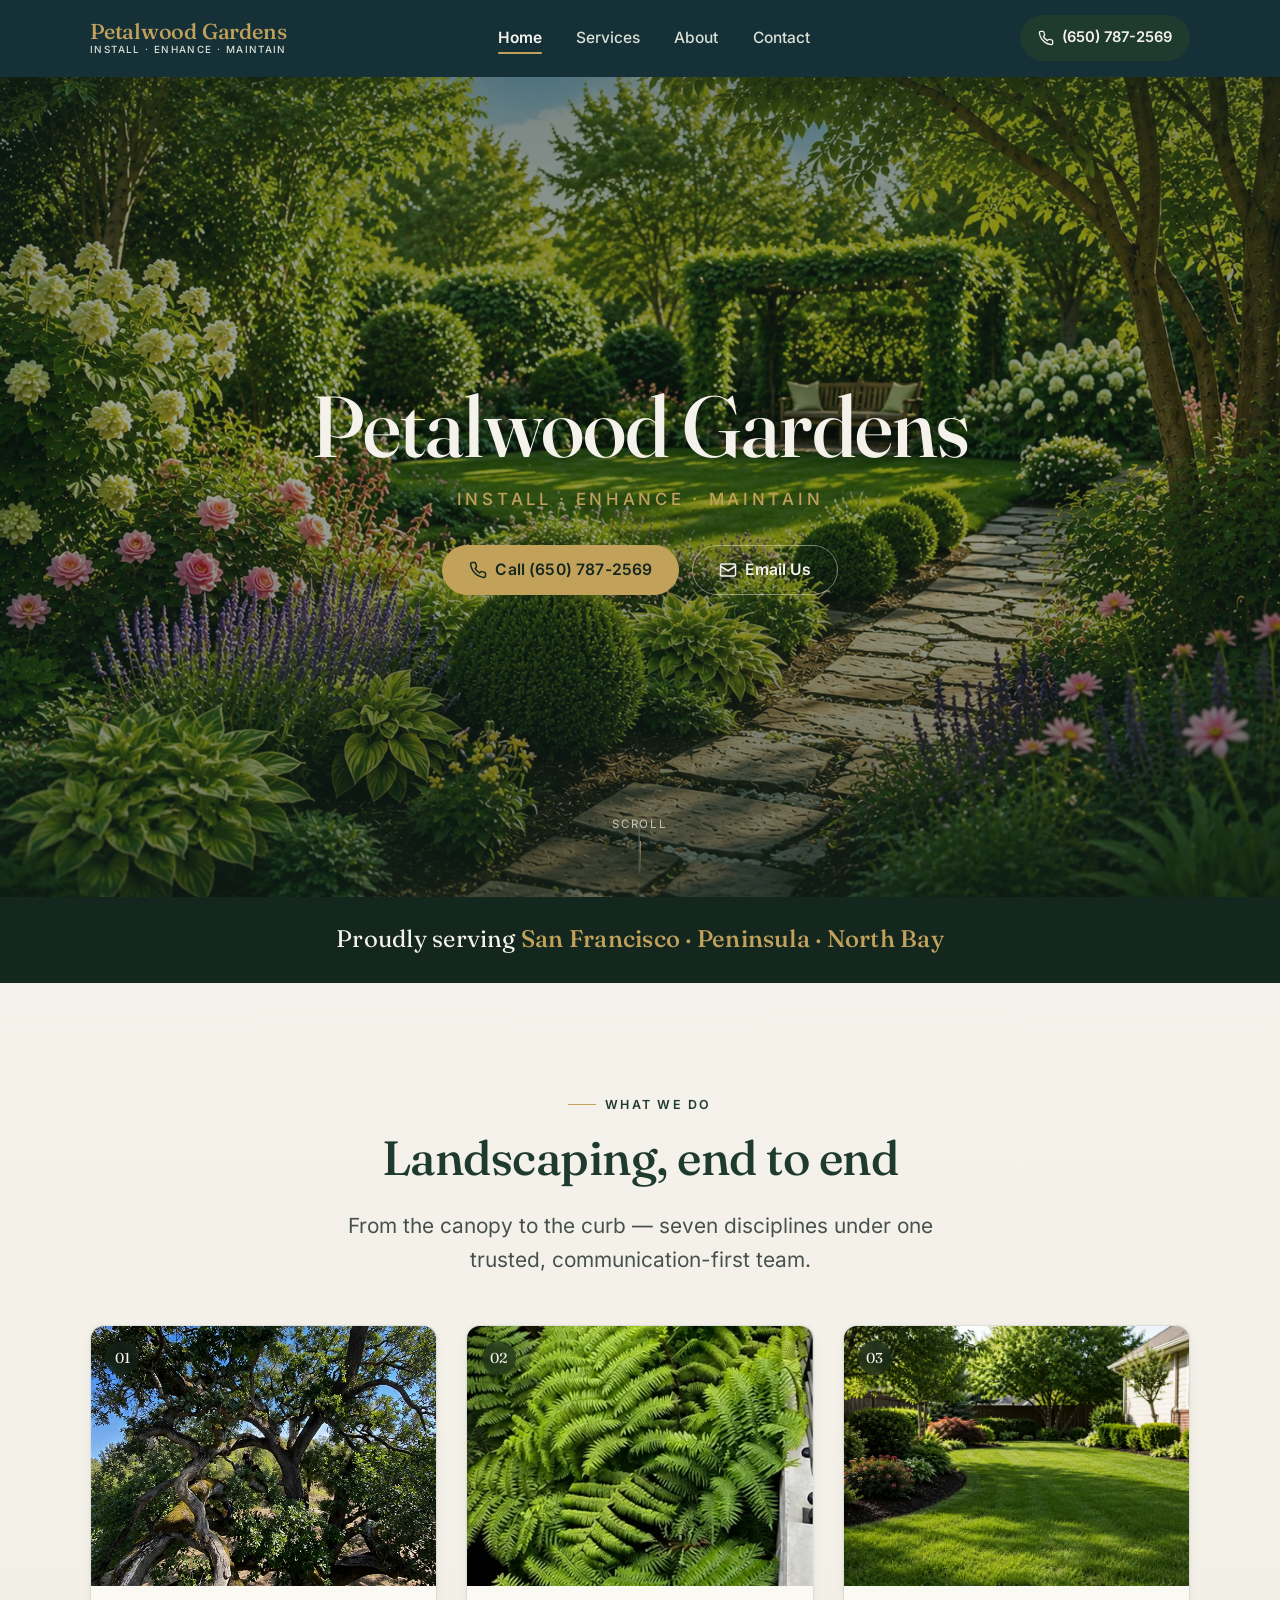
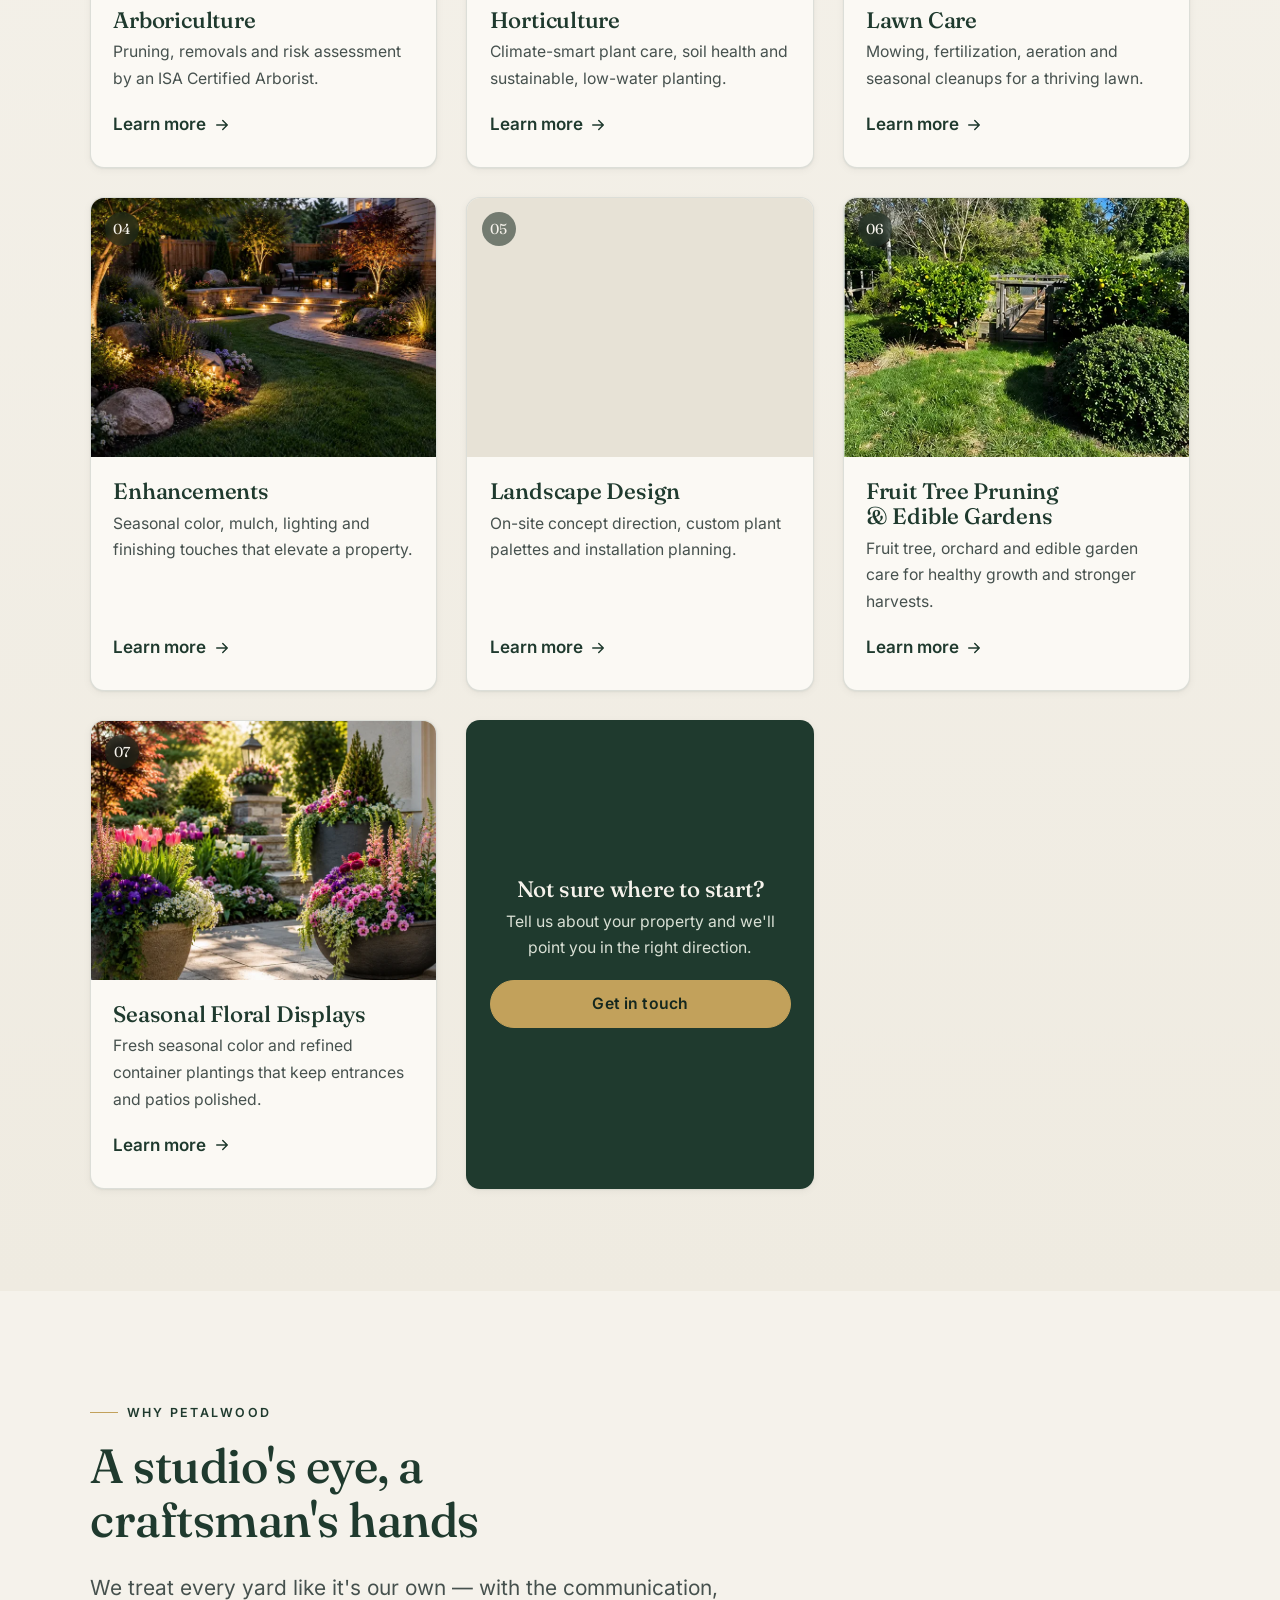
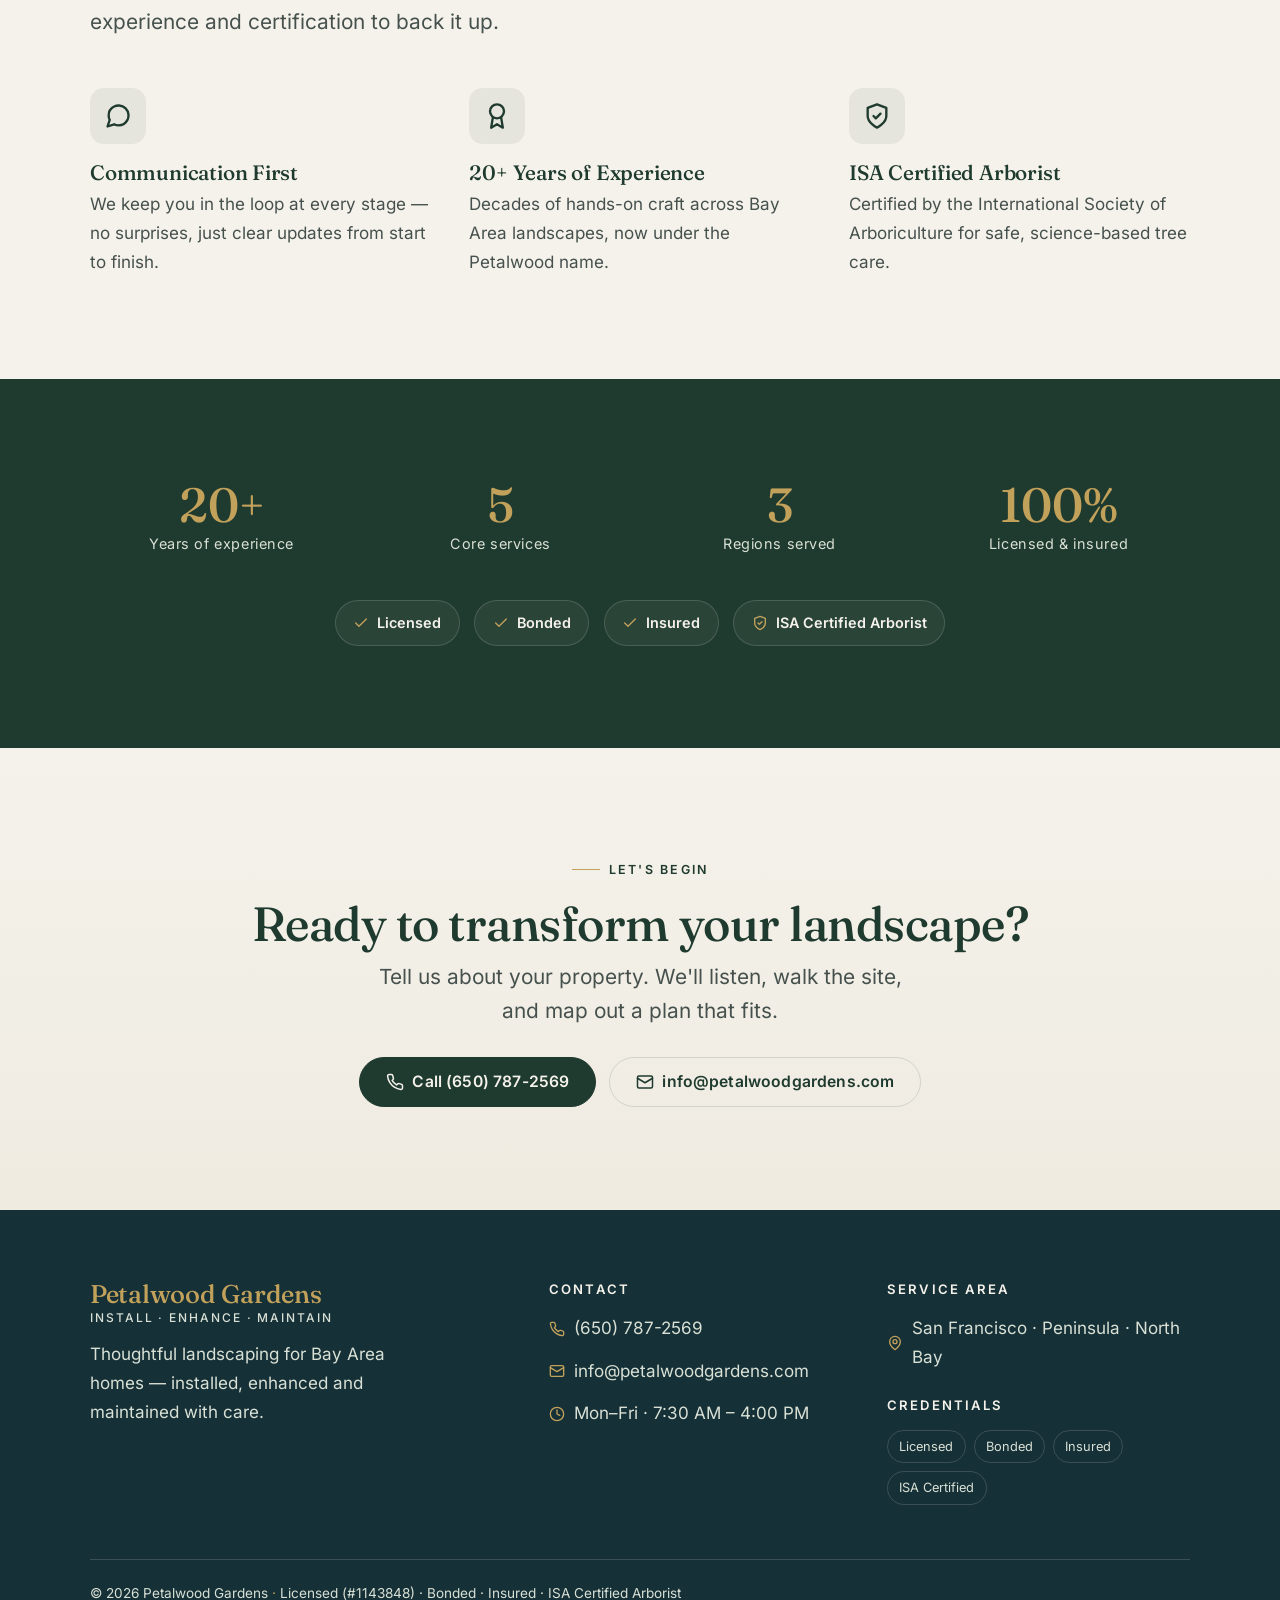
<file: index.html>
<!DOCTYPE html>
<html lang="en">
<head>
  <meta charset="UTF-8" />
  <meta name="viewport" content="width=device-width, initial-scale=1.0" />
  <title>Petalwood Gardens — Landscaping in San Francisco, Peninsula &amp; North Bay</title>
  <meta name="description" content="Petalwood Gardens is a high-end landscaping company serving San Francisco, the Peninsula and North Bay. Install, enhance and maintain — led by an ISA Certified Arborist." />
  <link rel="canonical" href="https://petalwoodgardens.com/" />
  <meta name="theme-color" content="#1F3A2E" />

  <!-- Open Graph -->
  <meta property="og:type" content="website" />
  <meta property="og:site_name" content="Petalwood Gardens" />
  <meta property="og:title" content="Petalwood Gardens — Landscaping in the SF Bay Area" />
  <meta property="og:description" content="Install · Enhance · Maintain. High-end landscaping for San Francisco, the Peninsula and North Bay, led by an ISA Certified Arborist." />
  <meta property="og:url" content="https://petalwoodgardens.com/" />
  <meta property="og:image" content="https://petalwoodgardens.com/assets/images/logo.jpeg" />
  <meta name="twitter:card" content="summary_large_image" />
  <meta name="twitter:title" content="Petalwood Gardens — Landscaping in the SF Bay Area" />
  <meta name="twitter:description" content="Install · Enhance · Maintain. High-end landscaping for San Francisco, the Peninsula and North Bay." />
  <meta name="twitter:image" content="https://petalwoodgardens.com/assets/images/logo.jpeg" />

  <!-- Icons -->
  <link rel="icon" href="favicon.ico" sizes="any" />
  <link rel="icon" type="image/png" href="assets/images/icon-32.png" sizes="32x32" />
  <link rel="apple-touch-icon" href="apple-touch-icon.png" />

  <!-- Fonts -->
  <script>document.documentElement.classList.add('js');</script>
  <link rel="preload" as="font" type="font/woff2" href="assets/fonts/6NU78FyLNQOQZAnv9bYEvDiIdE9Ea92uemAk_WBq8U_9v0c2Wa0KxC9TeA.woff2" crossorigin />
  <link rel="preload" as="font" type="font/woff2" href="assets/fonts/UcC73FwrK3iLTeHuS_nVMrMxCp50SjIa1ZL7.woff2" crossorigin />

  <link rel="stylesheet" href="styles.css" />

  <script type="application/ld+json">
  {
    "@context": "https://schema.org",
    "@type": "LocalBusiness",
    "@id": "https://petalwoodgardens.com/#business",
    "name": "Petalwood Gardens",
    "description": "Full-service landscaping — arboriculture, horticulture, lawn care, enhancements and landscape design — for San Francisco, the Peninsula and North Bay.",
    "url": "https://petalwoodgardens.com/",
    "telephone": "+1-650-787-2569",
    "email": "info@petalwoodgardens.com",
    "image": "https://petalwoodgardens.com/assets/images/logo.jpeg",
    "logo": "https://petalwoodgardens.com/assets/images/logo.jpeg",
    "founder": { "@type": "Person", "name": "Juan Ruiz" },
    "priceRange": "$$",
    "address": {
      "@type": "PostalAddress",
      "addressLocality": "San Mateo",
      "addressRegion": "CA",
      "addressCountry": "US"
    },
    "geo": { "@type": "GeoCoordinates", "latitude": 37.563, "longitude": -122.3255 },
    "areaServed": [
      { "@type": "City", "name": "San Francisco" },
      { "@type": "Place", "name": "San Francisco Peninsula" },
      { "@type": "Place", "name": "North Bay" }
    ],
    "openingHoursSpecification": [{
      "@type": "OpeningHoursSpecification",
      "dayOfWeek": ["Monday", "Tuesday", "Wednesday", "Thursday", "Friday"],
      "opens": "07:30",
      "closes": "16:00"
    }],
    "knowsAbout": ["Arboriculture", "ISA Certified Arborist", "Horticulture", "Lawn Care", "Landscape Design"]
  }
  </script>
</head>
<body>
  <a class="skip-link" href="#main">Skip to content</a>

  <!-- ================= Header ================= -->
  <header class="site-header">
    <div class="container">
      <nav class="nav" aria-label="Primary">
        <a class="brand" href="index.html" aria-label="Petalwood Gardens — home">
          <div class="brand-text">
            <div class="brand-name-large">Petalwood Gardens</div>
            <div class="brand-tagline-small">Install · Enhance · Maintain</div>
          </div>
        </a>

        <ul class="nav-links">
          <li><a href="index.html" aria-current="page">Home</a></li>
          <li><a href="services.html">Services</a></li>
          <li><a href="about.html">About</a></li>
          <li><a href="contact.html">Contact</a></li>
        </ul>

        <div class="nav-cta">
          <a class="nav-phone" href="tel:+16507872569">
            <svg viewBox="0 0 24 24" fill="none" stroke="currentColor" stroke-width="2" stroke-linecap="round" stroke-linejoin="round" aria-hidden="true"><path d="M22 16.92v3a2 2 0 0 1-2.18 2 19.79 19.79 0 0 1-8.63-3.07 19.5 19.5 0 0 1-6-6 19.79 19.79 0 0 1-3.07-8.67A2 2 0 0 1 4.11 2h3a2 2 0 0 1 2 1.72c.13.96.36 1.9.7 2.81a2 2 0 0 1-.45 2.11L8.09 9.91a16 16 0 0 0 6 6l1.27-1.27a2 2 0 0 1 2.11-.45c.91.34 1.85.57 2.81.7A2 2 0 0 1 22 16.92z" /></svg>
            <span class="nav-phone__label">(650) 787-2569</span>
          </a>
          <button class="nav-toggle" aria-label="Open menu" aria-expanded="false" aria-controls="mobile-nav">
            <span></span>
          </button>
        </div>
      </nav>
    </div>
  </header>

  <!-- ================= Mobile nav ================= -->
  <div class="mobile-nav" id="mobile-nav" aria-hidden="true" aria-label="Mobile menu">
    <div class="mobile-nav__top">
      <span class="brand">
        <svg class="brand-mark" viewBox="0 0 100 100" aria-hidden="true" focusable="false">
          <g fill="currentColor"><ellipse cx="50" cy="27" rx="13.5" ry="20" /><ellipse cx="50" cy="27" rx="13.5" ry="20" transform="rotate(72 50 50)" /><ellipse cx="50" cy="27" rx="13.5" ry="20" transform="rotate(144 50 50)" /><ellipse cx="50" cy="27" rx="13.5" ry="20" transform="rotate(216 50 50)" /><ellipse cx="50" cy="27" rx="13.5" ry="20" transform="rotate(288 50 50)" /></g>
          <circle cx="50" cy="50" r="7.5" fill="#1F3A2E" />
        </svg>
        <span class="brand-name">Petalwood Gardens</span>
      </span>
      <button class="mobile-close" aria-label="Close menu">&times;</button>
    </div>
    <ul class="mobile-nav__links">
      <li><a href="index.html" aria-current="page">Home</a></li>
      <li><a href="services.html">Services</a></li>
      <li><a href="about.html">About</a></li>
      <li><a href="contact.html">Contact</a></li>
    </ul>
    <div class="mobile-nav__foot">
      <a href="tel:+16507872569">Call (650) 787-2569</a>
      <a href="mailto:info@petalwoodgardens.com">info@petalwoodgardens.com</a>
      <a class="btn btn--gold" href="contact.html">Get in touch</a>
    </div>
  </div>

  <main id="main">

    <!-- ================= Hero ================= -->
    <section class="hero" aria-label="Welcome">
      <div class="hero__media">
        <picture>
          <source type="image/webp" srcset="assets/images/hero-768.webp 768w, assets/images/hero-1024.webp 1024w, assets/images/hero-1536.webp 1536w" sizes="100vw" />
          <img src="assets/images/hero-1536.jpg" srcset="assets/images/hero-768.jpg 768w, assets/images/hero-1024.jpg 1024w, assets/images/hero-1536.jpg 1536w" sizes="100vw" width="1536" height="1024" alt="Lush Bay Area garden border glowing in golden evening light, with flowering perennials, ornamental grasses and a curving manicured lawn" fetchpriority="high" decoding="async" />
        </picture>
      </div>
      <div class="container hero__inner">
        <h1>Petalwood Gardens</h1>
        <p class="hero__tagline">Install · Enhance · Maintain</p>
        <div class="btn-row">
          <a class="btn btn--gold" href="tel:+16507872569">
            <svg viewBox="0 0 24 24" fill="none" stroke="currentColor" stroke-width="2" stroke-linecap="round" stroke-linejoin="round" aria-hidden="true"><path d="M22 16.92v3a2 2 0 0 1-2.18 2 19.79 19.79 0 0 1-8.63-3.07 19.5 19.5 0 0 1-6-6 19.79 19.79 0 0 1-3.07-8.67A2 2 0 0 1 4.11 2h3a2 2 0 0 1 2 1.72c.13.96.36 1.9.7 2.81a2 2 0 0 1-.45 2.11L8.09 9.91a16 16 0 0 0 6 6l1.27-1.27a2 2 0 0 1 2.11-.45c.91.34 1.85.57 2.81.7A2 2 0 0 1 22 16.92z" /></svg>
            Call (650) 787-2569
          </a>
          <a class="btn btn--outline" href="mailto:info@petalwoodgardens.com">
            <svg viewBox="0 0 24 24" fill="none" stroke="currentColor" stroke-width="2" stroke-linecap="round" stroke-linejoin="round" aria-hidden="true"><rect x="2" y="4" width="20" height="16" rx="2" /><path d="m2 7 10 6 10-6" /></svg>
            Email Us
          </a>
        </div>
      </div>
      <span class="hero__scroll" aria-hidden="true">Scroll<span></span></span>
    </section>

    <!-- ================= Service area strip ================= -->
    <div class="area-strip">
      <div class="container">
        <p>Proudly serving <strong>San Francisco · Peninsula · North Bay</strong></p>
      </div>
    </div>

    <!-- ================= Services overview ================= -->
    <section class="section section--alt" aria-labelledby="services-h">
      <div class="container">
        <div class="section-head center reveal">
          <span class="eyebrow">What we do</span>
          <h2 class="h2" id="services-h">Landscaping, end to end</h2>
          <p class="lead">From the canopy to the curb — seven disciplines under one trusted, communication-first team.</p>
        </div>

        <div class="cards">
          <article class="card reveal" data-delay="1">
            <div class="card__media">
              <span class="card__index">01</span>
              <picture>
                <source type="image/webp" srcset="assets/images/arboriculture.webp" />
                <img src="assets/images/arboriculture.jpg" width="666" height="555" loading="lazy" decoding="async" alt="Sprawling native oak with moss-covered limbs, carefully preserved and pruned" />
              </picture>
            </div>
            <div class="card__body">
              <h3>Arboriculture</h3>
              <p>Pruning, removals and risk assessment by an ISA Certified Arborist.</p>
              <a class="link-arrow" href="services.html#arboriculture">Learn more <svg viewBox="0 0 24 24" fill="none" stroke="currentColor" stroke-width="2" stroke-linecap="round" stroke-linejoin="round" aria-hidden="true"><path d="M5 12h14M13 6l6 6-6 6" /></svg></a>
            </div>
          </article>

          <article class="card reveal" data-delay="2">
            <div class="card__media">
              <span class="card__index">02</span>
              <picture>
                <source type="image/webp" srcset="assets/images/horticulture.webp" />
                <img src="assets/images/horticulture.jpg" width="409" height="560" loading="lazy" decoding="async" alt="Lush ferns and layered greenery thriving in a shaded garden bed beside a deck" />
              </picture>
            </div>
            <div class="card__body">
              <h3>Horticulture</h3>
              <p>Climate-smart plant care, soil health and sustainable, low-water planting.</p>
              <a class="link-arrow" href="services.html#horticulture">Learn more <svg viewBox="0 0 24 24" fill="none" stroke="currentColor" stroke-width="2" stroke-linecap="round" stroke-linejoin="round" aria-hidden="true"><path d="M5 12h14M13 6l6 6-6 6" /></svg></a>
            </div>
          </article>

          <article class="card reveal" data-delay="3">
            <div class="card__media">
              <span class="card__index">03</span>
              <picture>
                <source type="image/webp" srcset="assets/images/lawn-care.webp" />
                <img src="assets/images/lawn-care.jpg" width="820" height="547" loading="lazy" decoding="async" alt="Freshly mowed, healthy green backyard lawn framed by manicured shrubs and trees" />
              </picture>
            </div>
            <div class="card__body">
              <h3>Lawn Care</h3>
              <p>Mowing, fertilization, aeration and seasonal cleanups for a thriving lawn.</p>
              <a class="link-arrow" href="services.html#lawn-care">Learn more <svg viewBox="0 0 24 24" fill="none" stroke="currentColor" stroke-width="2" stroke-linecap="round" stroke-linejoin="round" aria-hidden="true"><path d="M5 12h14M13 6l6 6-6 6" /></svg></a>
            </div>
          </article>

          <article class="card reveal" data-delay="1">
            <div class="card__media">
              <span class="card__index">04</span>
              <picture>
                <source type="image/webp" srcset="assets/images/enhancements.webp" />
                <img src="assets/images/enhancements.jpg" width="820" height="547" loading="lazy" decoding="async" alt="Backyard at dusk with warm landscape lighting, a stone patio and illuminated garden beds" />
              </picture>
            </div>
            <div class="card__body">
              <h3>Enhancements</h3>
              <p>Seasonal color, mulch, lighting and finishing touches that elevate a property.</p>
              <a class="link-arrow" href="services.html#enhancements">Learn more <svg viewBox="0 0 24 24" fill="none" stroke="currentColor" stroke-width="2" stroke-linecap="round" stroke-linejoin="round" aria-hidden="true"><path d="M5 12h14M13 6l6 6-6 6" /></svg></a>
            </div>
          </article>

          <article class="card reveal" data-delay="2">
            <div class="card__media">
              <span class="card__index">05</span>
              <picture>
                <source type="image/webp" srcset="assets/images/design.webp" />
                <img src="assets/images/design.jpg" width="820" height="547" loading="lazy" decoding="async" alt="Hand-drawn landscape design plan with labeled plantings, a stone patio and material swatches" />
              </picture>
            </div>
            <div class="card__body">
              <h3>Landscape Design</h3>
              <p>On-site concept direction, custom plant palettes and installation planning.</p>
              <a class="link-arrow" href="services.html#design">Learn more <svg viewBox="0 0 24 24" fill="none" stroke="currentColor" stroke-width="2" stroke-linecap="round" stroke-linejoin="round" aria-hidden="true"><path d="M5 12h14M13 6l6 6-6 6" /></svg></a>
            </div>
          </article>

          <article class="card reveal" data-delay="3">
            <div class="card__media">
              <span class="card__index">06</span>
              <picture>
                <source type="image/webp" srcset="assets/images/fruit-tree.webp" />
                <img src="assets/images/fruit-tree.jpg" width="555" height="560" loading="lazy" decoding="async" alt="Backyard garden with a wooden arbor, fruit trees and clipped shrubs beside a healthy lawn" />
              </picture>
            </div>
            <div class="card__body">
              <h3>Fruit Tree Pruning &amp; Edible Gardens</h3>
              <p>Fruit tree, orchard and edible garden care for healthy growth and stronger harvests.</p>
              <a class="link-arrow" href="services.html#fruit-tree-care">Learn more <svg viewBox="0 0 24 24" fill="none" stroke="currentColor" stroke-width="2" stroke-linecap="round" stroke-linejoin="round" aria-hidden="true"><path d="M5 12h14M13 6l6 6-6 6" /></svg></a>
            </div>
          </article>

          <article class="card reveal" data-delay="1">
            <div class="card__media">
              <span class="card__index">07</span>
              <picture>
                <source type="image/webp" srcset="assets/images/seasonal.webp" />
                <img src="assets/images/seasonal.jpg" width="820" height="547" loading="lazy" decoding="async" alt="Stone patio planters overflowing with pink tulips, purple pansies and seasonal blooms" />
              </picture>
            </div>
            <div class="card__body">
              <h3>Seasonal Floral Displays</h3>
              <p>Fresh seasonal color and refined container plantings that keep entrances and patios polished.</p>
              <a class="link-arrow" href="services.html#seasonal-displays">Learn more <svg viewBox="0 0 24 24" fill="none" stroke="currentColor" stroke-width="2" stroke-linecap="round" stroke-linejoin="round" aria-hidden="true"><path d="M5 12h14M13 6l6 6-6 6" /></svg></a>
            </div>
          </article>

          <article class="card reveal" data-delay="2" style="display:flex;align-items:center;justify-content:center;background:var(--green);color:var(--cream);text-align:center;">
            <div class="card__body" style="justify-content:center;">
              <h3 style="color:var(--cream);">Not sure where to start?</h3>
              <p style="color:var(--cream-dim);">Tell us about your property and we'll point you in the right direction.</p>
              <a class="btn btn--gold" href="contact.html">Get in touch</a>
            </div>
          </article>
        </div>
      </div>
    </section>

    <!-- ================= Why Petalwood ================= -->
    <section class="section" aria-labelledby="why-h">
      <div class="container">
        <div class="section-head reveal">
          <span class="eyebrow">Why Petalwood</span>
          <h2 class="h2" id="why-h">A studio's eye, a craftsman's hands</h2>
          <p class="lead">We treat every yard like it's our own — with the communication, experience and certification to back it up.</p>
        </div>

        <div class="values">
          <div class="value reveal" data-delay="1">
            <div class="value__icon">
              <svg viewBox="0 0 24 24" fill="none" stroke="currentColor" stroke-width="2" stroke-linecap="round" stroke-linejoin="round" aria-hidden="true"><path d="M21 11.5a8.38 8.38 0 0 1-.9 3.8 8.5 8.5 0 0 1-7.6 4.7 8.38 8.38 0 0 1-3.8-.9L3 21l1.9-5.7a8.38 8.38 0 0 1-.9-3.8 8.5 8.5 0 0 1 4.7-7.6 8.38 8.38 0 0 1 3.8-.9h.5a8.48 8.48 0 0 1 8 8v.5z" /></svg>
            </div>
            <h3>Communication First</h3>
            <p>We keep you in the loop at every stage — no surprises, just clear updates from start to finish.</p>
          </div>
          <div class="value reveal" data-delay="2">
            <div class="value__icon">
              <svg viewBox="0 0 24 24" fill="none" stroke="currentColor" stroke-width="2" stroke-linecap="round" stroke-linejoin="round" aria-hidden="true"><circle cx="12" cy="8" r="6" /><path d="M15.477 12.89 17 22l-5-3-5 3 1.523-9.11" /></svg>
            </div>
            <h3>20+ Years of Experience</h3>
            <p>Decades of hands-on craft across Bay Area landscapes, now under the Petalwood name.</p>
          </div>
          <div class="value reveal" data-delay="3">
            <div class="value__icon">
              <svg viewBox="0 0 24 24" fill="none" stroke="currentColor" stroke-width="2" stroke-linecap="round" stroke-linejoin="round" aria-hidden="true"><path d="M12 22s8-4 8-10V5l-8-3-8 3v7c0 6 8 10 8 10z" /><path d="m9 12 2 2 4-4" /></svg>
            </div>
            <h3>ISA Certified Arborist</h3>
            <p>Certified by the International Society of Arboriculture for safe, science-based tree care.</p>
          </div>
        </div>
      </div>
    </section>

    <!-- ================= Stats + credentials ================= -->
    <section class="section section--dark" aria-labelledby="stats-h">
      <div class="container">
        <h2 class="sr-only" id="stats-h">By the numbers</h2>
        <div class="stats reveal">
          <div class="stat"><span class="stat__num">20+</span><span class="stat__label">Years of experience</span></div>
          <div class="stat"><span class="stat__num">5</span><span class="stat__label">Core services</span></div>
          <div class="stat"><span class="stat__num">3</span><span class="stat__label">Regions served</span></div>
          <div class="stat"><span class="stat__num">100%</span><span class="stat__label">Licensed &amp; insured</span></div>
        </div>

        <div class="badges reveal" data-delay="1" style="margin-top:2.6rem;">
          <span class="badge"><svg viewBox="0 0 24 24" fill="none" stroke="currentColor" stroke-width="2" stroke-linecap="round" stroke-linejoin="round" aria-hidden="true"><path d="M20 6 9 17l-5-5" /></svg>Licensed</span>
          <span class="badge"><svg viewBox="0 0 24 24" fill="none" stroke="currentColor" stroke-width="2" stroke-linecap="round" stroke-linejoin="round" aria-hidden="true"><path d="M20 6 9 17l-5-5" /></svg>Bonded</span>
          <span class="badge"><svg viewBox="0 0 24 24" fill="none" stroke="currentColor" stroke-width="2" stroke-linecap="round" stroke-linejoin="round" aria-hidden="true"><path d="M20 6 9 17l-5-5" /></svg>Insured</span>
          <span class="badge"><svg viewBox="0 0 24 24" fill="none" stroke="currentColor" stroke-width="2" stroke-linecap="round" stroke-linejoin="round" aria-hidden="true"><path d="M12 22s8-4 8-10V5l-8-3-8 3v7c0 6 8 10 8 10z" /><path d="m9 12 2 2 4-4" /></svg>ISA Certified Arborist</span>
        </div>
      </div>
    </section>

    <!-- ================= Final CTA ================= -->
    <section class="section section--alt cta-band" aria-labelledby="cta-h">
      <div class="container">
        <div class="reveal">
          <span class="eyebrow" style="justify-content:center;">Let's begin</span>
          <h2 class="h2" id="cta-h">Ready to transform your landscape?</h2>
          <p class="lead">Tell us about your property. We'll listen, walk the site, and map out a plan that fits.</p>
          <div class="btn-row center" style="margin-top:1.8rem;">
            <a class="btn" href="tel:+16507872569">
              <svg viewBox="0 0 24 24" fill="none" stroke="currentColor" stroke-width="2" stroke-linecap="round" stroke-linejoin="round" aria-hidden="true"><path d="M22 16.92v3a2 2 0 0 1-2.18 2 19.79 19.79 0 0 1-8.63-3.07 19.5 19.5 0 0 1-6-6 19.79 19.79 0 0 1-3.07-8.67A2 2 0 0 1 4.11 2h3a2 2 0 0 1 2 1.72c.13.96.36 1.9.7 2.81a2 2 0 0 1-.45 2.11L8.09 9.91a16 16 0 0 0 6 6l1.27-1.27a2 2 0 0 1 2.11-.45c.91.34 1.85.57 2.81.7A2 2 0 0 1 22 16.92z" /></svg>
              Call (650) 787-2569
            </a>
            <a class="btn btn--outline" href="mailto:info@petalwoodgardens.com">
              <svg viewBox="0 0 24 24" fill="none" stroke="currentColor" stroke-width="2" stroke-linecap="round" stroke-linejoin="round" aria-hidden="true"><rect x="2" y="4" width="20" height="16" rx="2" /><path d="m2 7 10 6 10-6" /></svg>
              info@petalwoodgardens.com
            </a>
          </div>
        </div>
      </div>
    </section>
  </main>

  <!-- ================= Footer ================= -->
  <footer class="site-footer">
    <div class="container">
      <div class="footer-grid">
        <div class="footer-col footer-brand">
          <a class="brand footer-brand-logo" href="index.html" aria-label="Petalwood Gardens">
            <div class="brand-text-footer">
              <div class="brand-name-footer">Petalwood Gardens</div>
              <div class="brand-tagline-footer">Install · Enhance · Maintain</div>
            </div>
          </a>
          <p>Thoughtful landscaping for Bay Area homes — installed, enhanced and maintained with care.</p>
        </div>

        <div class="footer-col">
          <h4>Contact</h4>
          <ul class="footer-list">
            <li><a href="tel:+16507872569"><svg viewBox="0 0 24 24" fill="none" stroke="currentColor" stroke-width="2" stroke-linecap="round" stroke-linejoin="round" aria-hidden="true"><path d="M22 16.92v3a2 2 0 0 1-2.18 2 19.79 19.79 0 0 1-8.63-3.07 19.5 19.5 0 0 1-6-6 19.79 19.79 0 0 1-3.07-8.67A2 2 0 0 1 4.11 2h3a2 2 0 0 1 2 1.72c.13.96.36 1.9.7 2.81a2 2 0 0 1-.45 2.11L8.09 9.91a16 16 0 0 0 6 6l1.27-1.27a2 2 0 0 1 2.11-.45c.91.34 1.85.57 2.81.7A2 2 0 0 1 22 16.92z" /></svg>(650) 787-2569</a></li>
            <li><a href="mailto:info@petalwoodgardens.com"><svg viewBox="0 0 24 24" fill="none" stroke="currentColor" stroke-width="2" stroke-linecap="round" stroke-linejoin="round" aria-hidden="true"><rect x="2" y="4" width="20" height="16" rx="2" /><path d="m2 7 10 6 10-6" /></svg>info@petalwoodgardens.com</a></li>
            <li><span><svg viewBox="0 0 24 24" fill="none" stroke="currentColor" stroke-width="2" stroke-linecap="round" stroke-linejoin="round" aria-hidden="true"><circle cx="12" cy="12" r="10" /><path d="M12 6v6l4 2" /></svg>Mon–Fri · 7:30 AM – 4:00 PM</span></li>
          </ul>
        </div>

        <div class="footer-col">
          <h4>Service Area</h4>
          <ul class="footer-list">
            <li><span><svg viewBox="0 0 24 24" fill="none" stroke="currentColor" stroke-width="2" stroke-linecap="round" stroke-linejoin="round" aria-hidden="true"><path d="M20 10c0 6-8 12-8 12s-8-6-8-12a8 8 0 0 1 16 0z" /><circle cx="12" cy="10" r="3" /></svg>San Francisco · Peninsula · North Bay</span></li>
          </ul>
          <h4 style="margin-top:1.6rem;">Credentials</h4>
          <div class="footer-cred">
            <span>Licensed</span><span>Bonded</span><span>Insured</span><span>ISA Certified</span>
          </div>
        </div>
      </div>

      <div class="footer-bottom">
        <span>© <span data-year>2026</span> Petalwood Gardens <span class="sep">·</span> Licensed (#1143848) · Bonded · Insured · ISA Certified Arborist</span>
      </div>
    </div>
  </footer>

  <button class="to-top" aria-label="Back to top">
    <svg viewBox="0 0 24 24" fill="none" stroke="currentColor" stroke-width="2" stroke-linecap="round" stroke-linejoin="round" aria-hidden="true"><path d="M12 19V5M6 11l6-6 6 6" /></svg>
  </button>

  <script src="main.js" defer></script>
</body>
</html>
</file>
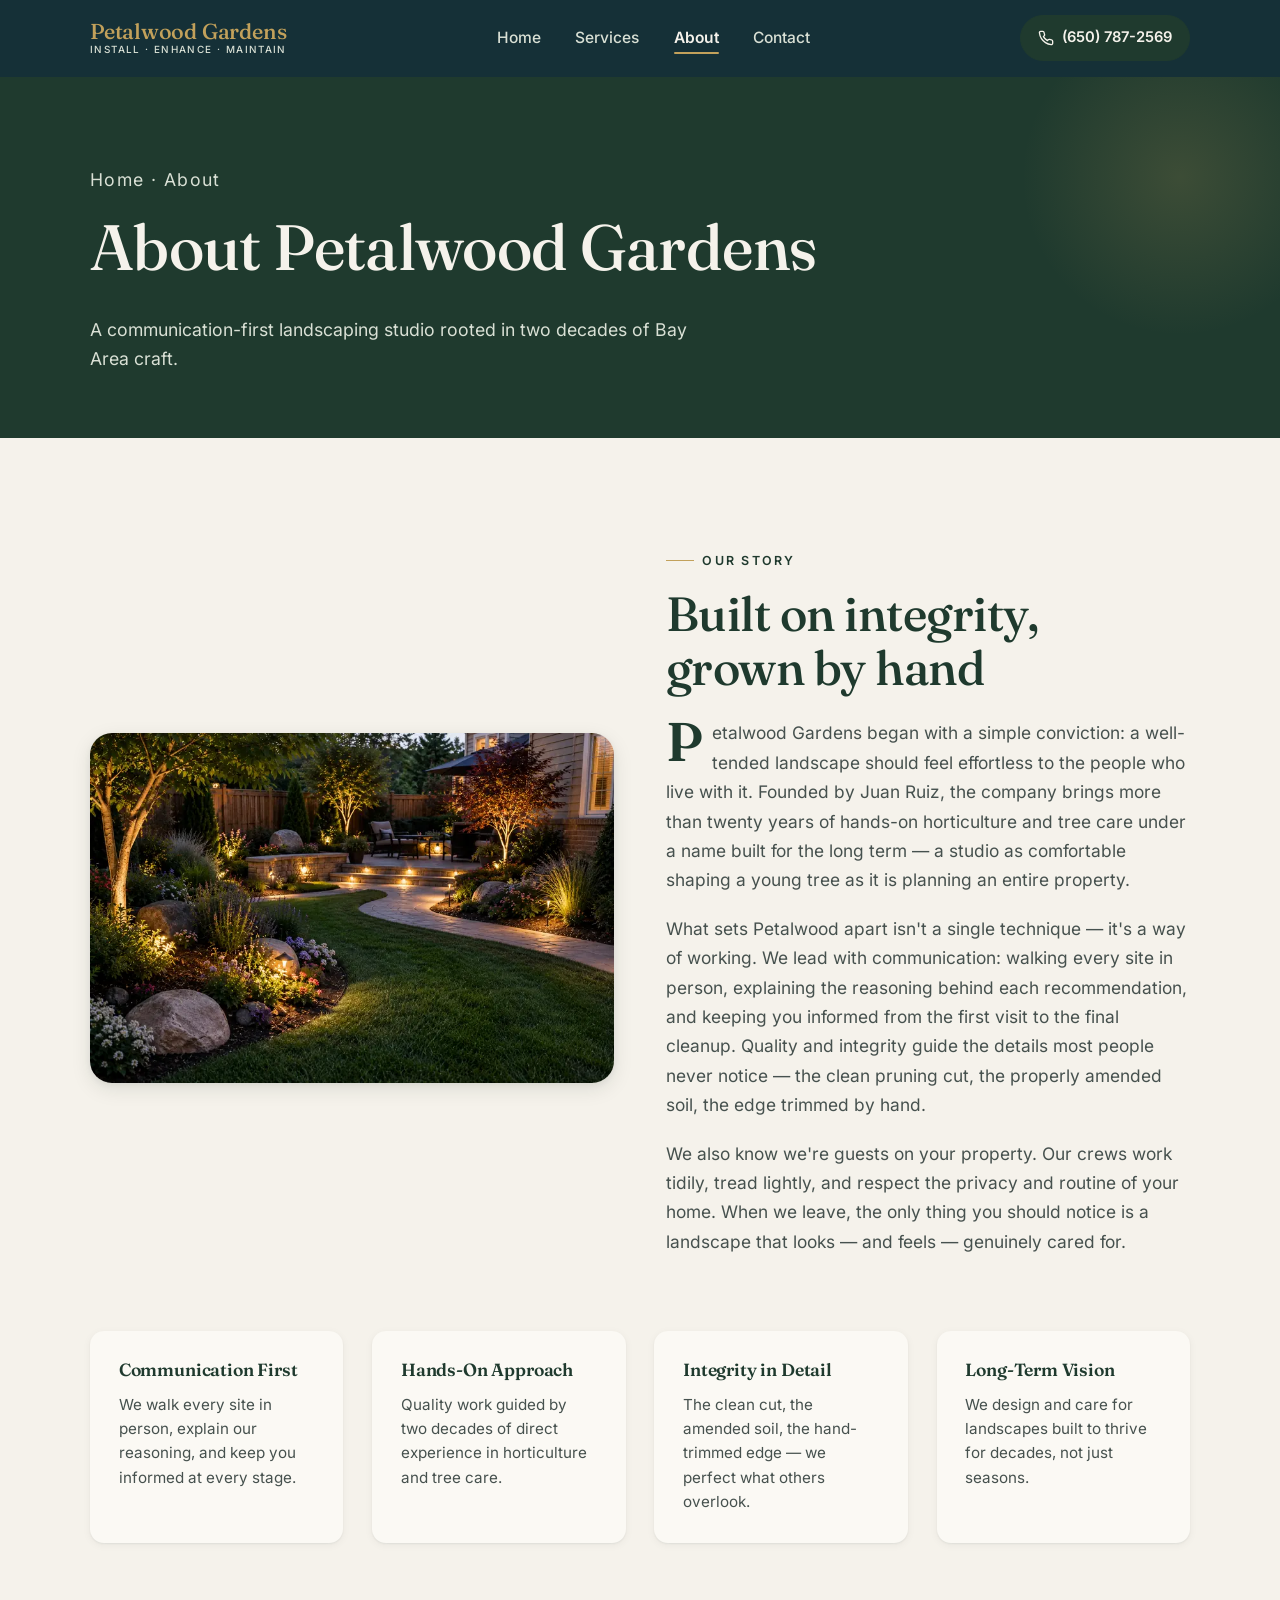
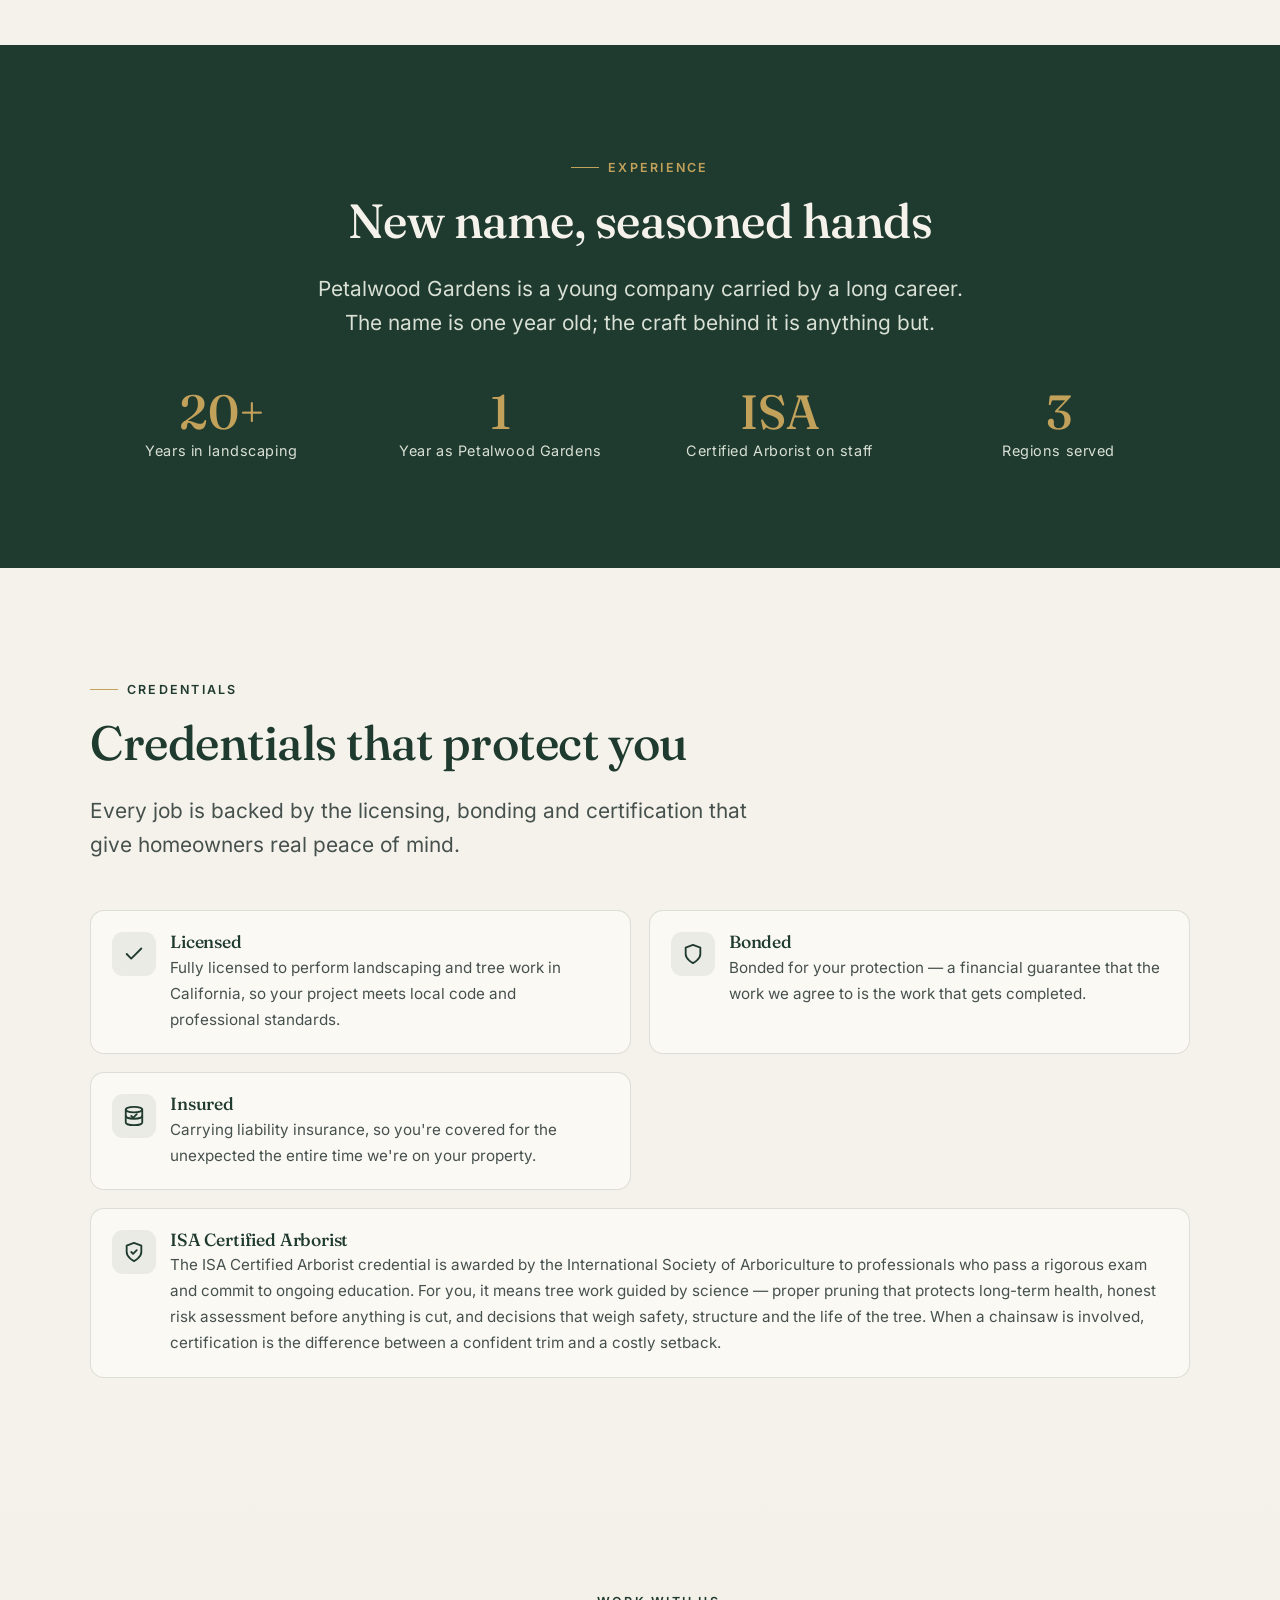
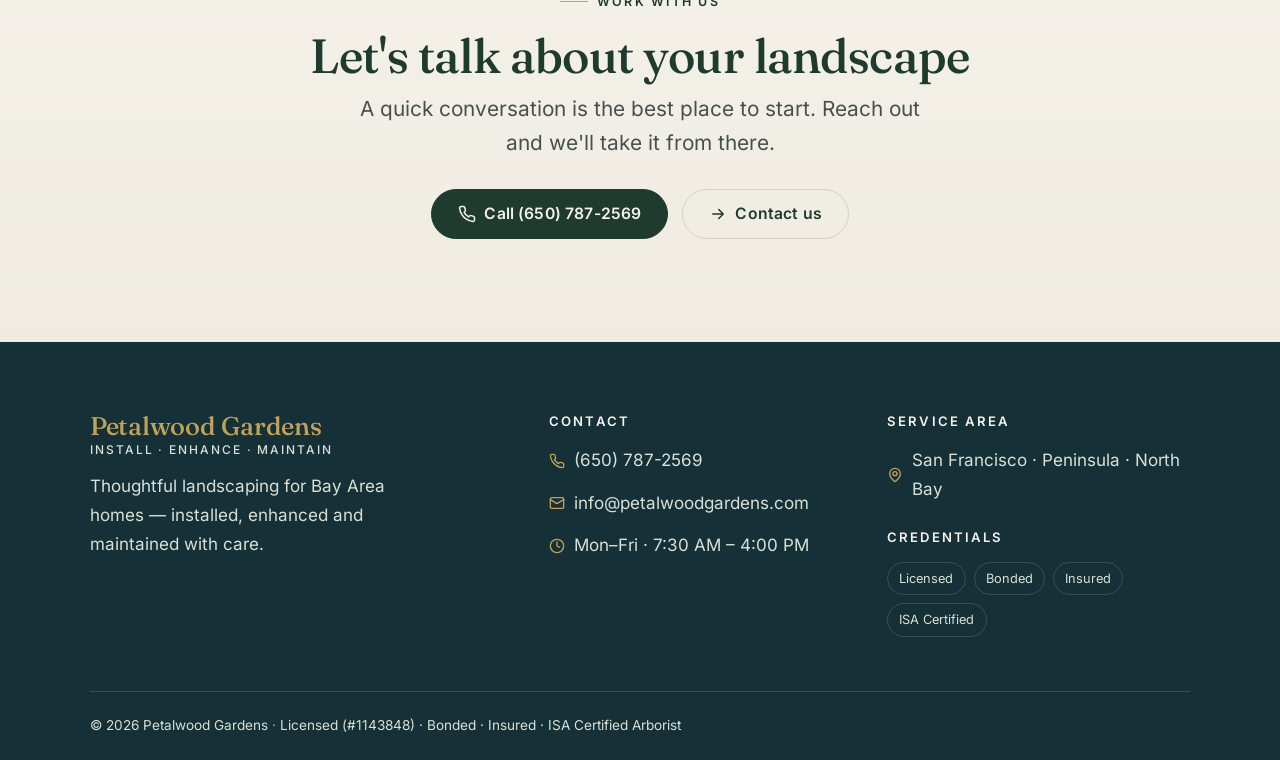
<file: about.html>
<!DOCTYPE html>
<html lang="en">
<head>
  <meta charset="UTF-8" />
  <meta name="viewport" content="width=device-width, initial-scale=1.0" />
  <title>Petalwood Gardens — About | Landscaping in SF Bay Area</title>
  <meta name="description" content="Meet Petalwood Gardens — 20+ years of landscaping craft led by Juan Ruiz. Integrity, communication and detail for San Francisco, Peninsula and North Bay homeowners." />
  <link rel="canonical" href="https://petalwoodgardens.com/about" />
  <meta name="theme-color" content="#1F3A2E" />

  <meta property="og:type" content="website" />
  <meta property="og:site_name" content="Petalwood Gardens" />
  <meta property="og:title" content="About Petalwood Gardens" />
  <meta property="og:description" content="20+ years of landscaping craft led by Juan Ruiz — integrity, communication and attention to detail across the SF Bay Area." />
  <meta property="og:url" content="https://petalwoodgardens.com/about" />
  <meta property="og:image" content="https://petalwoodgardens.com/assets/images/logo.jpeg" />
  <meta name="twitter:card" content="summary_large_image" />
  <meta name="twitter:title" content="About Petalwood Gardens" />
  <meta name="twitter:description" content="20+ years of landscaping craft led by Juan Ruiz — integrity, communication and detail across the SF Bay Area." />
  <meta name="twitter:image" content="https://petalwoodgardens.com/assets/images/logo.jpeg" />

  <link rel="icon" href="favicon.ico" sizes="any" />
  <link rel="icon" type="image/png" href="assets/images/icon-32.png" sizes="32x32" />
  <link rel="apple-touch-icon" href="apple-touch-icon.png" />

  <script>document.documentElement.classList.add('js');</script>
  <link rel="preload" as="font" type="font/woff2" href="assets/fonts/6NU78FyLNQOQZAnv9bYEvDiIdE9Ea92uemAk_WBq8U_9v0c2Wa0KxC9TeA.woff2" crossorigin />
  <link rel="preload" as="font" type="font/woff2" href="assets/fonts/UcC73FwrK3iLTeHuS_nVMrMxCp50SjIa1ZL7.woff2" crossorigin />
  <link rel="stylesheet" href="styles.css" />
</head>
<body>
  <a class="skip-link" href="#main">Skip to content</a>

  <header class="site-header">
    <div class="container">
      <nav class="nav" aria-label="Primary">
        <a class="brand" href="index.html" aria-label="Petalwood Gardens — home">
          <div class="brand-text">
            <div class="brand-name-large">Petalwood Gardens</div>
            <div class="brand-tagline-small">Install · Enhance · Maintain</div>
          </div>
        </a>
        <ul class="nav-links">
          <li><a href="index.html">Home</a></li>
          <li><a href="services.html">Services</a></li>
          <li><a href="about.html" aria-current="page">About</a></li>
          <li><a href="contact.html">Contact</a></li>
        </ul>
        <div class="nav-cta">
          <a class="nav-phone" href="tel:+16507872569">
            <svg viewBox="0 0 24 24" fill="none" stroke="currentColor" stroke-width="2" stroke-linecap="round" stroke-linejoin="round" aria-hidden="true"><path d="M22 16.92v3a2 2 0 0 1-2.18 2 19.79 19.79 0 0 1-8.63-3.07 19.5 19.5 0 0 1-6-6 19.79 19.79 0 0 1-3.07-8.67A2 2 0 0 1 4.11 2h3a2 2 0 0 1 2 1.72c.13.96.36 1.9.7 2.81a2 2 0 0 1-.45 2.11L8.09 9.91a16 16 0 0 0 6 6l1.27-1.27a2 2 0 0 1 2.11-.45c.91.34 1.85.57 2.81.7A2 2 0 0 1 22 16.92z" /></svg>
            <span class="nav-phone__label">(650) 787-2569</span>
          </a>
          <button class="nav-toggle" aria-label="Open menu" aria-expanded="false" aria-controls="mobile-nav"><span></span></button>
        </div>
      </nav>
    </div>
  </header>

  <div class="mobile-nav" id="mobile-nav" aria-hidden="true" aria-label="Mobile menu">
    <div class="mobile-nav__top">
      <span class="brand"><svg class="brand-mark" viewBox="0 0 100 100" aria-hidden="true" focusable="false"><g fill="currentColor"><ellipse cx="50" cy="27" rx="13.5" ry="20" /><ellipse cx="50" cy="27" rx="13.5" ry="20" transform="rotate(72 50 50)" /><ellipse cx="50" cy="27" rx="13.5" ry="20" transform="rotate(144 50 50)" /><ellipse cx="50" cy="27" rx="13.5" ry="20" transform="rotate(216 50 50)" /><ellipse cx="50" cy="27" rx="13.5" ry="20" transform="rotate(288 50 50)" /></g><circle cx="50" cy="50" r="7.5" fill="#1F3A2E" /></svg><span class="brand-name">Petalwood Gardens</span></span>
      <button class="mobile-close" aria-label="Close menu">&times;</button>
    </div>
    <ul class="mobile-nav__links">
      <li><a href="index.html">Home</a></li>
      <li><a href="services.html">Services</a></li>
      <li><a href="about.html" aria-current="page">About</a></li>
      <li><a href="contact.html">Contact</a></li>
    </ul>
    <div class="mobile-nav__foot">
      <a href="tel:+16507872569">Call (650) 787-2569</a>
      <a href="mailto:info@petalwoodgardens.com">info@petalwoodgardens.com</a>
      <a class="btn btn--gold" href="contact.html">Get in touch</a>
    </div>
  </div>

  <main id="main">
    <section class="page-head">
      <div class="container">
        <p class="breadcrumb"><a href="index.html">Home</a> · About</p>
        <h1>About Petalwood Gardens</h1>
        <p>A communication-first landscaping studio rooted in two decades of Bay Area craft.</p>
      </div>
    </section>

    <section class="section">
      <div class="container">
        <div class="split">
          <div class="split__media reveal">
            <picture>
              <source type="image/webp" srcset="assets/images/enhancements.webp" />
              <img src="assets/images/enhancements.jpg" width="820" height="547" loading="lazy" decoding="async" alt="Backyard at dusk with warm landscape lighting along a stone path and patio" />
            </picture>
          </div>
          <div class="split__body reveal" data-delay="1">
            <span class="eyebrow">Our story</span>
            <h2 class="h2">Built on integrity, grown by hand</h2>
            <div class="prose">
              <p>Petalwood Gardens began with a simple conviction: a well-tended landscape should feel effortless to the people who live with it. Founded by Juan Ruiz, the company brings more than twenty years of hands-on horticulture and tree care under a name built for the long term — a studio as comfortable shaping a young tree as it is planning an entire property.</p>
              <p>What sets Petalwood apart isn't a single technique — it's a way of working. We lead with communication: walking every site in person, explaining the reasoning behind each recommendation, and keeping you informed from the first visit to the final cleanup. Quality and integrity guide the details most people never notice — the clean pruning cut, the properly amended soil, the edge trimmed by hand.</p>
              <p>We also know we're guests on your property. Our crews work tidily, tread lightly, and respect the privacy and routine of your home. When we leave, the only thing you should notice is a landscape that looks — and feels — genuinely cared for.</p>
            </div>
          </div>
        </div>
      </div>
      <div class="container">
        <div class="values-grid">
          <div class="value-card reveal">
            <h3>Communication First</h3>
            <p>We walk every site in person, explain our reasoning, and keep you informed at every stage.</p>
          </div>
          <div class="value-card reveal" data-delay="1">
            <h3>Hands-On Approach</h3>
            <p>Quality work guided by two decades of direct experience in horticulture and tree care.</p>
          </div>
          <div class="value-card reveal" data-delay="2">
            <h3>Integrity in Detail</h3>
            <p>The clean cut, the amended soil, the hand-trimmed edge — we perfect what others overlook.</p>
          </div>
          <div class="value-card reveal" data-delay="3">
            <h3>Long-Term Vision</h3>
            <p>We design and care for landscapes built to thrive for decades, not just seasons.</p>
          </div>
        </div>
      </div>
    </section>

    <section class="section section--dark" aria-labelledby="exp-h">
      <div class="container">
        <div class="section-head center reveal">
          <span class="eyebrow">Experience</span>
          <h2 class="h2" id="exp-h">New name, seasoned hands</h2>
          <p class="lead">Petalwood Gardens is a young company carried by a long career. The name is one year old; the craft behind it is anything but.</p>
        </div>
        <div class="stats reveal" data-delay="1">
          <div class="stat"><span class="stat__num">20+</span><span class="stat__label">Years in landscaping</span></div>
          <div class="stat"><span class="stat__num">1</span><span class="stat__label">Year as Petalwood Gardens</span></div>
          <div class="stat"><span class="stat__num">ISA</span><span class="stat__label">Certified Arborist on staff</span></div>
          <div class="stat"><span class="stat__num">3</span><span class="stat__label">Regions served</span></div>
        </div>
      </div>
    </section>

    <section class="section" aria-labelledby="cred-h">
      <div class="container">
        <div class="section-head reveal">
          <span class="eyebrow">Credentials</span>
          <h2 class="h2" id="cred-h">Credentials that protect you</h2>
          <p class="lead">Every job is backed by the licensing, bonding and certification that give homeowners real peace of mind.</p>
        </div>
        <div class="cred-list">
          <div class="cred-item reveal">
            <div class="cred-item__icon"><svg viewBox="0 0 24 24" fill="none" stroke="currentColor" stroke-width="2" stroke-linecap="round" stroke-linejoin="round" aria-hidden="true"><path d="M20 6 9 17l-5-5" /></svg></div>
            <div><h3>Licensed</h3><p>Fully licensed to perform landscaping and tree work in California, so your project meets local code and professional standards.</p></div>
          </div>
          <div class="cred-item reveal" data-delay="1">
            <div class="cred-item__icon"><svg viewBox="0 0 24 24" fill="none" stroke="currentColor" stroke-width="2" stroke-linecap="round" stroke-linejoin="round" aria-hidden="true"><path d="M12 22s8-4 8-10V5l-8-3-8 3v7c0 6 8 10 8 10z" /></svg></div>
            <div><h3>Bonded</h3><p>Bonded for your protection — a financial guarantee that the work we agree to is the work that gets completed.</p></div>
          </div>
          <div class="cred-item reveal" data-delay="2">
            <div class="cred-item__icon"><svg viewBox="0 0 24 24" fill="none" stroke="currentColor" stroke-width="2" stroke-linecap="round" stroke-linejoin="round" aria-hidden="true"><path d="M9 12l2 2 4-4" /><path d="M21 12c0 1.66-4 3-9 3s-9-1.34-9-3" /><path d="M3 5v14c0 1.66 4 3 9 3s9-1.34 9-3V5" /><path d="M3 5c0 1.66 4 3 9 3s9-1.34 9-3-4-3-9-3-9 1.34-9 3z" /></svg></div>
            <div><h3>Insured</h3><p>Carrying liability insurance, so you're covered for the unexpected the entire time we're on your property.</p></div>
          </div>
          <div class="cred-item cred-item--wide reveal" data-delay="3">
            <div class="cred-item__icon"><svg viewBox="0 0 24 24" fill="none" stroke="currentColor" stroke-width="2" stroke-linecap="round" stroke-linejoin="round" aria-hidden="true"><path d="M12 22s8-4 8-10V5l-8-3-8 3v7c0 6 8 10 8 10z" /><path d="m9 12 2 2 4-4" /></svg></div>
            <div>
              <h3>ISA Certified Arborist</h3>
              <p>The ISA Certified Arborist credential is awarded by the International Society of Arboriculture to professionals who pass a rigorous exam and commit to ongoing education. For you, it means tree work guided by science — proper pruning that protects long-term health, honest risk assessment before anything is cut, and decisions that weigh safety, structure and the life of the tree. When a chainsaw is involved, certification is the difference between a confident trim and a costly setback.</p>
            </div>
          </div>
        </div>
      </div>
    </section>

    <section class="section section--alt cta-band" aria-labelledby="cta-h">
      <div class="container">
        <div class="reveal">
          <span class="eyebrow" style="justify-content:center;">Work with us</span>
          <h2 class="h2" id="cta-h">Let's talk about your landscape</h2>
          <p class="lead">A quick conversation is the best place to start. Reach out and we'll take it from there.</p>
          <div class="btn-row center" style="margin-top:1.8rem;">
            <a class="btn" href="tel:+16507872569"><svg viewBox="0 0 24 24" fill="none" stroke="currentColor" stroke-width="2" stroke-linecap="round" stroke-linejoin="round" aria-hidden="true"><path d="M22 16.92v3a2 2 0 0 1-2.18 2 19.79 19.79 0 0 1-8.63-3.07 19.5 19.5 0 0 1-6-6 19.79 19.79 0 0 1-3.07-8.67A2 2 0 0 1 4.11 2h3a2 2 0 0 1 2 1.72c.13.96.36 1.9.7 2.81a2 2 0 0 1-.45 2.11L8.09 9.91a16 16 0 0 0 6 6l1.27-1.27a2 2 0 0 1 2.11-.45c.91.34 1.85.57 2.81.7A2 2 0 0 1 22 16.92z" /></svg>Call (650) 787-2569</a>
            <a class="btn btn--outline" href="contact.html"><svg viewBox="0 0 24 24" fill="none" stroke="currentColor" stroke-width="2" stroke-linecap="round" stroke-linejoin="round" aria-hidden="true"><path d="M5 12h14M13 6l6 6-6 6" /></svg>Contact us</a>
          </div>
        </div>
      </div>
    </section>
  </main>

  <footer class="site-footer">
    <div class="container">
      <div class="footer-grid">
        <div class="footer-col footer-brand">
          <a class="brand footer-brand-logo" href="index.html" aria-label="Petalwood Gardens">
            <div class="brand-text-footer">
              <div class="brand-name-footer">Petalwood Gardens</div>
              <div class="brand-tagline-footer">Install · Enhance · Maintain</div>
            </div>
          </a>
          <p>Thoughtful landscaping for Bay Area homes — installed, enhanced and maintained with care.</p>
        </div>
        <div class="footer-col">
          <h4>Contact</h4>
          <ul class="footer-list">
            <li><a href="tel:+16507872569"><svg viewBox="0 0 24 24" fill="none" stroke="currentColor" stroke-width="2" stroke-linecap="round" stroke-linejoin="round" aria-hidden="true"><path d="M22 16.92v3a2 2 0 0 1-2.18 2 19.79 19.79 0 0 1-8.63-3.07 19.5 19.5 0 0 1-6-6 19.79 19.79 0 0 1-3.07-8.67A2 2 0 0 1 4.11 2h3a2 2 0 0 1 2 1.72c.13.96.36 1.9.7 2.81a2 2 0 0 1-.45 2.11L8.09 9.91a16 16 0 0 0 6 6l1.27-1.27a2 2 0 0 1 2.11-.45c.91.34 1.85.57 2.81.7A2 2 0 0 1 22 16.92z" /></svg>(650) 787-2569</a></li>
            <li><a href="mailto:info@petalwoodgardens.com"><svg viewBox="0 0 24 24" fill="none" stroke="currentColor" stroke-width="2" stroke-linecap="round" stroke-linejoin="round" aria-hidden="true"><rect x="2" y="4" width="20" height="16" rx="2" /><path d="m2 7 10 6 10-6" /></svg>info@petalwoodgardens.com</a></li>
            <li><span><svg viewBox="0 0 24 24" fill="none" stroke="currentColor" stroke-width="2" stroke-linecap="round" stroke-linejoin="round" aria-hidden="true"><circle cx="12" cy="12" r="10" /><path d="M12 6v6l4 2" /></svg>Mon–Fri · 7:30 AM – 4:00 PM</span></li>
          </ul>
        </div>
        <div class="footer-col">
          <h4>Service Area</h4>
          <ul class="footer-list">
            <li><span><svg viewBox="0 0 24 24" fill="none" stroke="currentColor" stroke-width="2" stroke-linecap="round" stroke-linejoin="round" aria-hidden="true"><path d="M20 10c0 6-8 12-8 12s-8-6-8-12a8 8 0 0 1 16 0z" /><circle cx="12" cy="10" r="3" /></svg>San Francisco · Peninsula · North Bay</span></li>
          </ul>
          <h4 style="margin-top:1.6rem;">Credentials</h4>
          <div class="footer-cred"><span>Licensed</span><span>Bonded</span><span>Insured</span><span>ISA Certified</span></div>
        </div>
      </div>
      <div class="footer-bottom">
        <span>© <span data-year>2026</span> Petalwood Gardens <span class="sep">·</span> Licensed (#1143848) · Bonded · Insured · ISA Certified Arborist</span>
      </div>
    </div>
  </footer>

  <button class="to-top" aria-label="Back to top"><svg viewBox="0 0 24 24" fill="none" stroke="currentColor" stroke-width="2" stroke-linecap="round" stroke-linejoin="round" aria-hidden="true"><path d="M12 19V5M6 11l6-6 6 6" /></svg></button>
  <script src="main.js" defer></script>
</body>
</html>
</file>
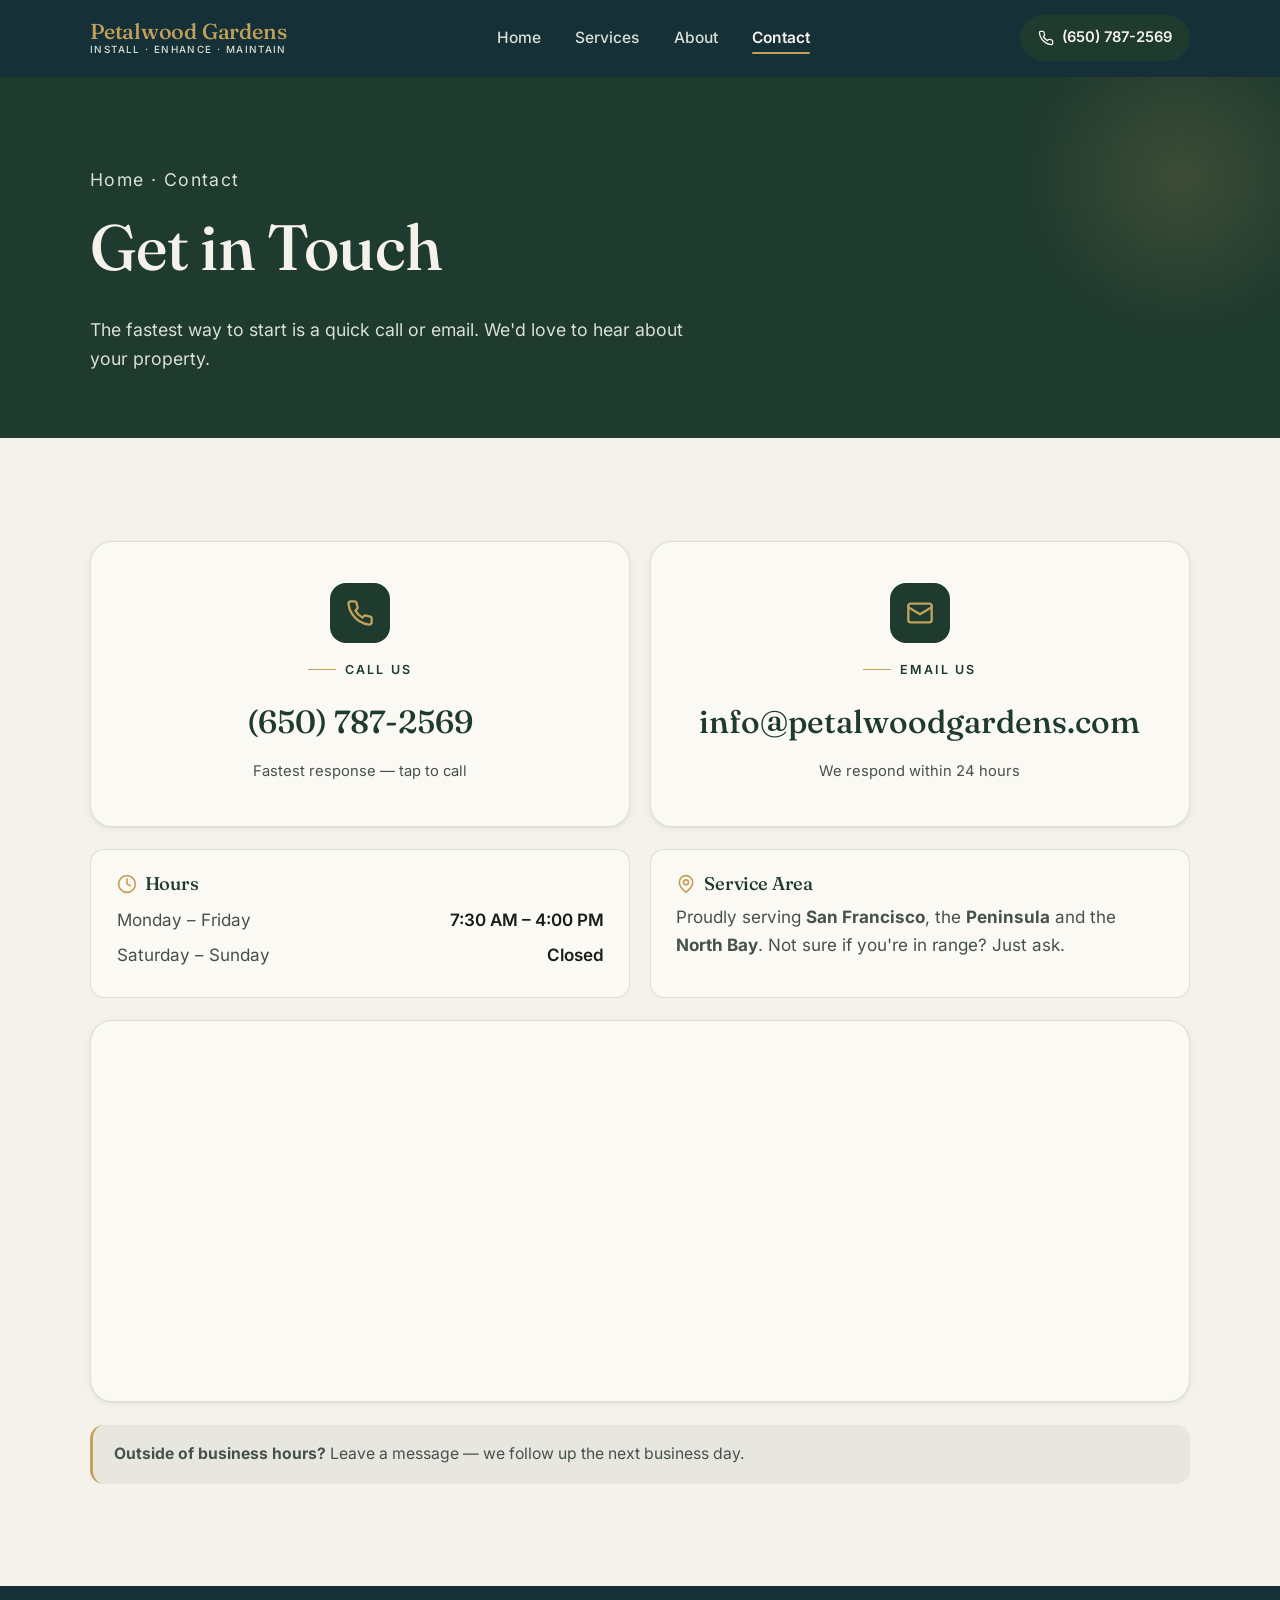
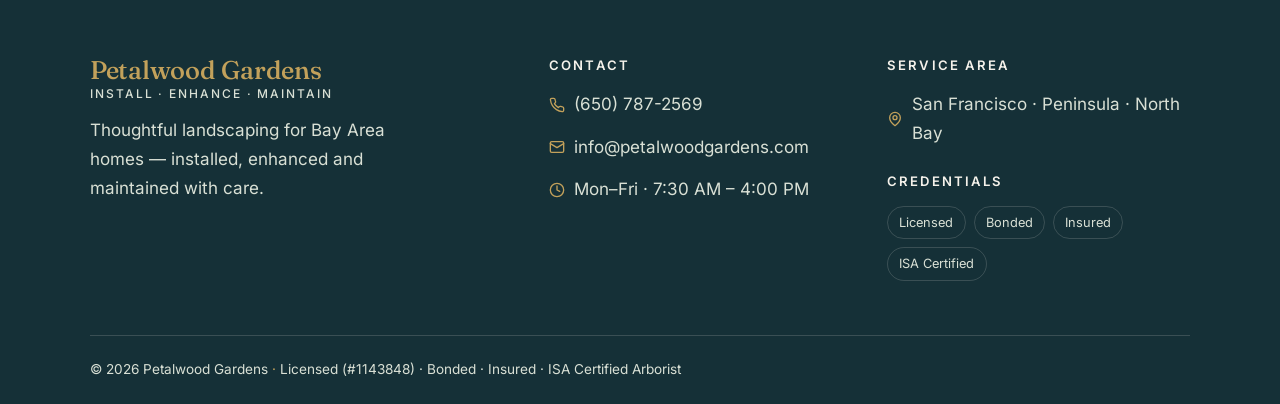
<file: contact.html>
<!DOCTYPE html>
<html lang="en">
<head>
  <meta charset="UTF-8" />
  <meta name="viewport" content="width=device-width, initial-scale=1.0" />
  <title>Petalwood Gardens — Contact | Landscaping in SF Bay Area</title>
  <meta name="description" content="Get in touch with Petalwood Gardens. Call (650) 787-2569 or email for landscaping in San Francisco, the Peninsula and North Bay. Open Mon–Fri, 7:30am–4pm." />
  <link rel="canonical" href="https://petalwoodgardens.com/contact" />
  <meta name="theme-color" content="#1F3A2E" />

  <meta property="og:type" content="website" />
  <meta property="og:site_name" content="Petalwood Gardens" />
  <meta property="og:title" content="Get in Touch — Petalwood Gardens" />
  <meta property="og:description" content="Call (650) 787-2569 or email for landscaping across San Francisco, the Peninsula and North Bay." />
  <meta property="og:url" content="https://petalwoodgardens.com/contact" />
  <meta property="og:image" content="https://petalwoodgardens.com/assets/images/logo.jpeg" />
  <meta name="twitter:card" content="summary_large_image" />
  <meta name="twitter:title" content="Get in Touch — Petalwood Gardens" />
  <meta name="twitter:description" content="Call (650) 787-2569 or email for landscaping across San Francisco, the Peninsula and North Bay." />
  <meta name="twitter:image" content="https://petalwoodgardens.com/assets/images/logo.jpeg" />

  <link rel="icon" href="favicon.ico" sizes="any" />
  <link rel="icon" type="image/png" href="assets/images/icon-32.png" sizes="32x32" />
  <link rel="apple-touch-icon" href="apple-touch-icon.png" />

  <script>document.documentElement.classList.add('js');</script>
  <link rel="preload" as="font" type="font/woff2" href="assets/fonts/6NU78FyLNQOQZAnv9bYEvDiIdE9Ea92uemAk_WBq8U_9v0c2Wa0KxC9TeA.woff2" crossorigin />
  <link rel="preload" as="font" type="font/woff2" href="assets/fonts/UcC73FwrK3iLTeHuS_nVMrMxCp50SjIa1ZL7.woff2" crossorigin />
  <link rel="stylesheet" href="styles.css" />
</head>
<body>
  <a class="skip-link" href="#main">Skip to content</a>

  <header class="site-header">
    <div class="container">
      <nav class="nav" aria-label="Primary">
        <a class="brand" href="index.html" aria-label="Petalwood Gardens — home">
          <div class="brand-text">
            <div class="brand-name-large">Petalwood Gardens</div>
            <div class="brand-tagline-small">Install · Enhance · Maintain</div>
          </div>
        </a>
        <ul class="nav-links">
          <li><a href="index.html">Home</a></li>
          <li><a href="services.html">Services</a></li>
          <li><a href="about.html">About</a></li>
          <li><a href="contact.html" aria-current="page">Contact</a></li>
        </ul>
        <div class="nav-cta">
          <a class="nav-phone" href="tel:+16507872569">
            <svg viewBox="0 0 24 24" fill="none" stroke="currentColor" stroke-width="2" stroke-linecap="round" stroke-linejoin="round" aria-hidden="true"><path d="M22 16.92v3a2 2 0 0 1-2.18 2 19.79 19.79 0 0 1-8.63-3.07 19.5 19.5 0 0 1-6-6 19.79 19.79 0 0 1-3.07-8.67A2 2 0 0 1 4.11 2h3a2 2 0 0 1 2 1.72c.13.96.36 1.9.7 2.81a2 2 0 0 1-.45 2.11L8.09 9.91a16 16 0 0 0 6 6l1.27-1.27a2 2 0 0 1 2.11-.45c.91.34 1.85.57 2.81.7A2 2 0 0 1 22 16.92z" /></svg>
            <span class="nav-phone__label">(650) 787-2569</span>
          </a>
          <button class="nav-toggle" aria-label="Open menu" aria-expanded="false" aria-controls="mobile-nav"><span></span></button>
        </div>
      </nav>
    </div>
  </header>

  <div class="mobile-nav" id="mobile-nav" aria-hidden="true" aria-label="Mobile menu">
    <div class="mobile-nav__top">
      <span class="brand"><svg class="brand-mark" viewBox="0 0 100 100" aria-hidden="true" focusable="false"><g fill="currentColor"><ellipse cx="50" cy="27" rx="13.5" ry="20" /><ellipse cx="50" cy="27" rx="13.5" ry="20" transform="rotate(72 50 50)" /><ellipse cx="50" cy="27" rx="13.5" ry="20" transform="rotate(144 50 50)" /><ellipse cx="50" cy="27" rx="13.5" ry="20" transform="rotate(216 50 50)" /><ellipse cx="50" cy="27" rx="13.5" ry="20" transform="rotate(288 50 50)" /></g><circle cx="50" cy="50" r="7.5" fill="#1F3A2E" /></svg><span class="brand-name">Petalwood Gardens</span></span>
      <button class="mobile-close" aria-label="Close menu">&times;</button>
    </div>
    <ul class="mobile-nav__links">
      <li><a href="index.html">Home</a></li>
      <li><a href="services.html">Services</a></li>
      <li><a href="about.html">About</a></li>
      <li><a href="contact.html" aria-current="page">Contact</a></li>
    </ul>
    <div class="mobile-nav__foot">
      <a href="tel:+16507872569">Call (650) 787-2569</a>
      <a href="mailto:info@petalwoodgardens.com">info@petalwoodgardens.com</a>
      <a class="btn btn--gold" href="contact.html">Get in touch</a>
    </div>
  </div>

  <main id="main">
    <section class="page-head">
      <div class="container">
        <p class="breadcrumb"><a href="index.html">Home</a> · Contact</p>
        <h1>Get in Touch</h1>
        <p>The fastest way to start is a quick call or email. We'd love to hear about your property.</p>
      </div>
    </section>

    <section class="section">
      <div class="container">
        <div class="contact-cards">
          <a class="contact-card reveal" href="tel:+16507872569">
            <div class="contact-card__icon"><svg viewBox="0 0 24 24" fill="none" stroke="currentColor" stroke-width="2" stroke-linecap="round" stroke-linejoin="round" aria-hidden="true"><path d="M22 16.92v3a2 2 0 0 1-2.18 2 19.79 19.79 0 0 1-8.63-3.07 19.5 19.5 0 0 1-6-6 19.79 19.79 0 0 1-3.07-8.67A2 2 0 0 1 4.11 2h3a2 2 0 0 1 2 1.72c.13.96.36 1.9.7 2.81a2 2 0 0 1-.45 2.11L8.09 9.91a16 16 0 0 0 6 6l1.27-1.27a2 2 0 0 1 2.11-.45c.91.34 1.85.57 2.81.7A2 2 0 0 1 22 16.92z" /></svg></div>
            <span class="eyebrow">Call us</span>
            <span class="contact-card__value">(650) 787-2569</span>
            <small>Fastest response — tap to call</small>
          </a>
          <a class="contact-card reveal" data-delay="1" href="mailto:info@petalwoodgardens.com">
            <div class="contact-card__icon"><svg viewBox="0 0 24 24" fill="none" stroke="currentColor" stroke-width="2" stroke-linecap="round" stroke-linejoin="round" aria-hidden="true"><rect x="2" y="4" width="20" height="16" rx="2" /><path d="m2 7 10 6 10-6" /></svg></div>
            <span class="eyebrow">Email us</span>
            <span class="contact-card__value">info@petalwoodgardens.com</span>
            <small>We respond within 24 hours</small>
          </a>
        </div>

        <div class="info-grid">
          <div class="info-box reveal">
            <h3><svg viewBox="0 0 24 24" fill="none" stroke="currentColor" stroke-width="2" stroke-linecap="round" stroke-linejoin="round" aria-hidden="true"><circle cx="12" cy="12" r="10" /><path d="M12 6v6l4 2" /></svg>Hours</h3>
            <div class="hours-row"><span>Monday – Friday</span><span>7:30 AM – 4:00 PM</span></div>
            <div class="hours-row"><span>Saturday – Sunday</span><span>Closed</span></div>
          </div>
          <div class="info-box reveal" data-delay="1">
            <h3><svg viewBox="0 0 24 24" fill="none" stroke="currentColor" stroke-width="2" stroke-linecap="round" stroke-linejoin="round" aria-hidden="true"><path d="M20 10c0 6-8 12-8 12s-8-6-8-12a8 8 0 0 1 16 0z" /><circle cx="12" cy="10" r="3" /></svg>Service Area</h3>
            <p>Proudly serving <strong>San Francisco</strong>, the <strong>Peninsula</strong> and the <strong>North Bay</strong>. Not sure if you're in range? Just ask.</p>
          </div>
        </div>

        <div class="map-wrap reveal">
          <iframe
            title="Map of the San Francisco Bay Area service region centered near San Mateo"
            src="https://maps.google.com/maps?q=San%20Mateo%2C%20CA&t=&z=9&ie=UTF8&iwloc=&output=embed"
            width="600" height="380" loading="lazy" referrerpolicy="no-referrer-when-downgrade"></iframe>
        </div>

        <p class="note-bar reveal">
          <strong>Outside of business hours?</strong> Leave a message — we follow up the next business day.
        </p>
      </div>
    </section>
  </main>

  <footer class="site-footer">
    <div class="container">
      <div class="footer-grid">
        <div class="footer-col footer-brand">
          <a class="brand footer-brand-logo" href="index.html" aria-label="Petalwood Gardens">
            <div class="brand-text-footer">
              <div class="brand-name-footer">Petalwood Gardens</div>
              <div class="brand-tagline-footer">Install · Enhance · Maintain</div>
            </div>
          </a>
          <p>Thoughtful landscaping for Bay Area homes — installed, enhanced and maintained with care.</p>
        </div>
        <div class="footer-col">
          <h4>Contact</h4>
          <ul class="footer-list">
            <li><a href="tel:+16507872569"><svg viewBox="0 0 24 24" fill="none" stroke="currentColor" stroke-width="2" stroke-linecap="round" stroke-linejoin="round" aria-hidden="true"><path d="M22 16.92v3a2 2 0 0 1-2.18 2 19.79 19.79 0 0 1-8.63-3.07 19.5 19.5 0 0 1-6-6 19.79 19.79 0 0 1-3.07-8.67A2 2 0 0 1 4.11 2h3a2 2 0 0 1 2 1.72c.13.96.36 1.9.7 2.81a2 2 0 0 1-.45 2.11L8.09 9.91a16 16 0 0 0 6 6l1.27-1.27a2 2 0 0 1 2.11-.45c.91.34 1.85.57 2.81.7A2 2 0 0 1 22 16.92z" /></svg>(650) 787-2569</a></li>
            <li><a href="mailto:info@petalwoodgardens.com"><svg viewBox="0 0 24 24" fill="none" stroke="currentColor" stroke-width="2" stroke-linecap="round" stroke-linejoin="round" aria-hidden="true"><rect x="2" y="4" width="20" height="16" rx="2" /><path d="m2 7 10 6 10-6" /></svg>info@petalwoodgardens.com</a></li>
            <li><span><svg viewBox="0 0 24 24" fill="none" stroke="currentColor" stroke-width="2" stroke-linecap="round" stroke-linejoin="round" aria-hidden="true"><circle cx="12" cy="12" r="10" /><path d="M12 6v6l4 2" /></svg>Mon–Fri · 7:30 AM – 4:00 PM</span></li>
          </ul>
        </div>
        <div class="footer-col">
          <h4>Service Area</h4>
          <ul class="footer-list">
            <li><span><svg viewBox="0 0 24 24" fill="none" stroke="currentColor" stroke-width="2" stroke-linecap="round" stroke-linejoin="round" aria-hidden="true"><path d="M20 10c0 6-8 12-8 12s-8-6-8-12a8 8 0 0 1 16 0z" /><circle cx="12" cy="10" r="3" /></svg>San Francisco · Peninsula · North Bay</span></li>
          </ul>
          <h4 style="margin-top:1.6rem;">Credentials</h4>
          <div class="footer-cred"><span>Licensed</span><span>Bonded</span><span>Insured</span><span>ISA Certified</span></div>
        </div>
      </div>
      <div class="footer-bottom">
        <span>© <span data-year>2026</span> Petalwood Gardens <span class="sep">·</span> Licensed (#1143848) · Bonded · Insured · ISA Certified Arborist</span>
      </div>
    </div>
  </footer>

  <button class="to-top" aria-label="Back to top"><svg viewBox="0 0 24 24" fill="none" stroke="currentColor" stroke-width="2" stroke-linecap="round" stroke-linejoin="round" aria-hidden="true"><path d="M12 19V5M6 11l6-6 6 6" /></svg></button>
  <script src="main.js" defer></script>
</body>
</html>
</file>
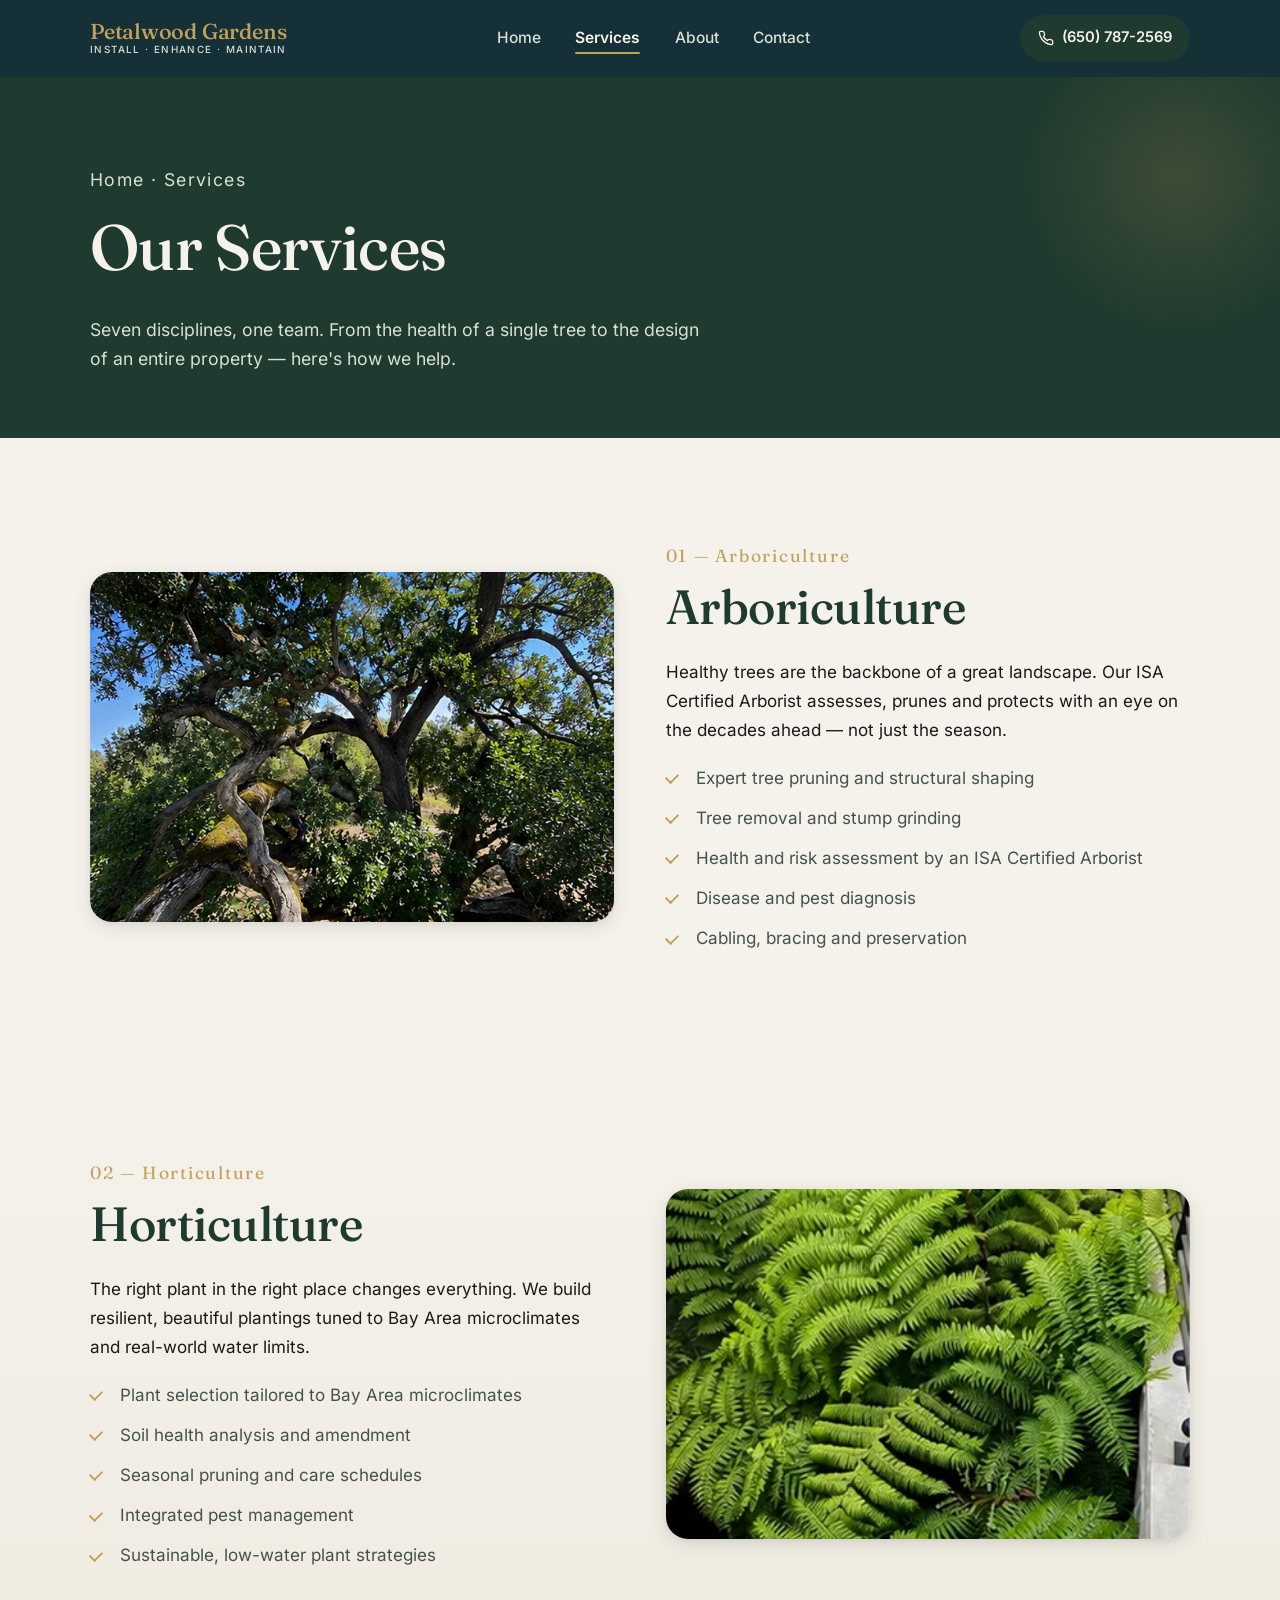
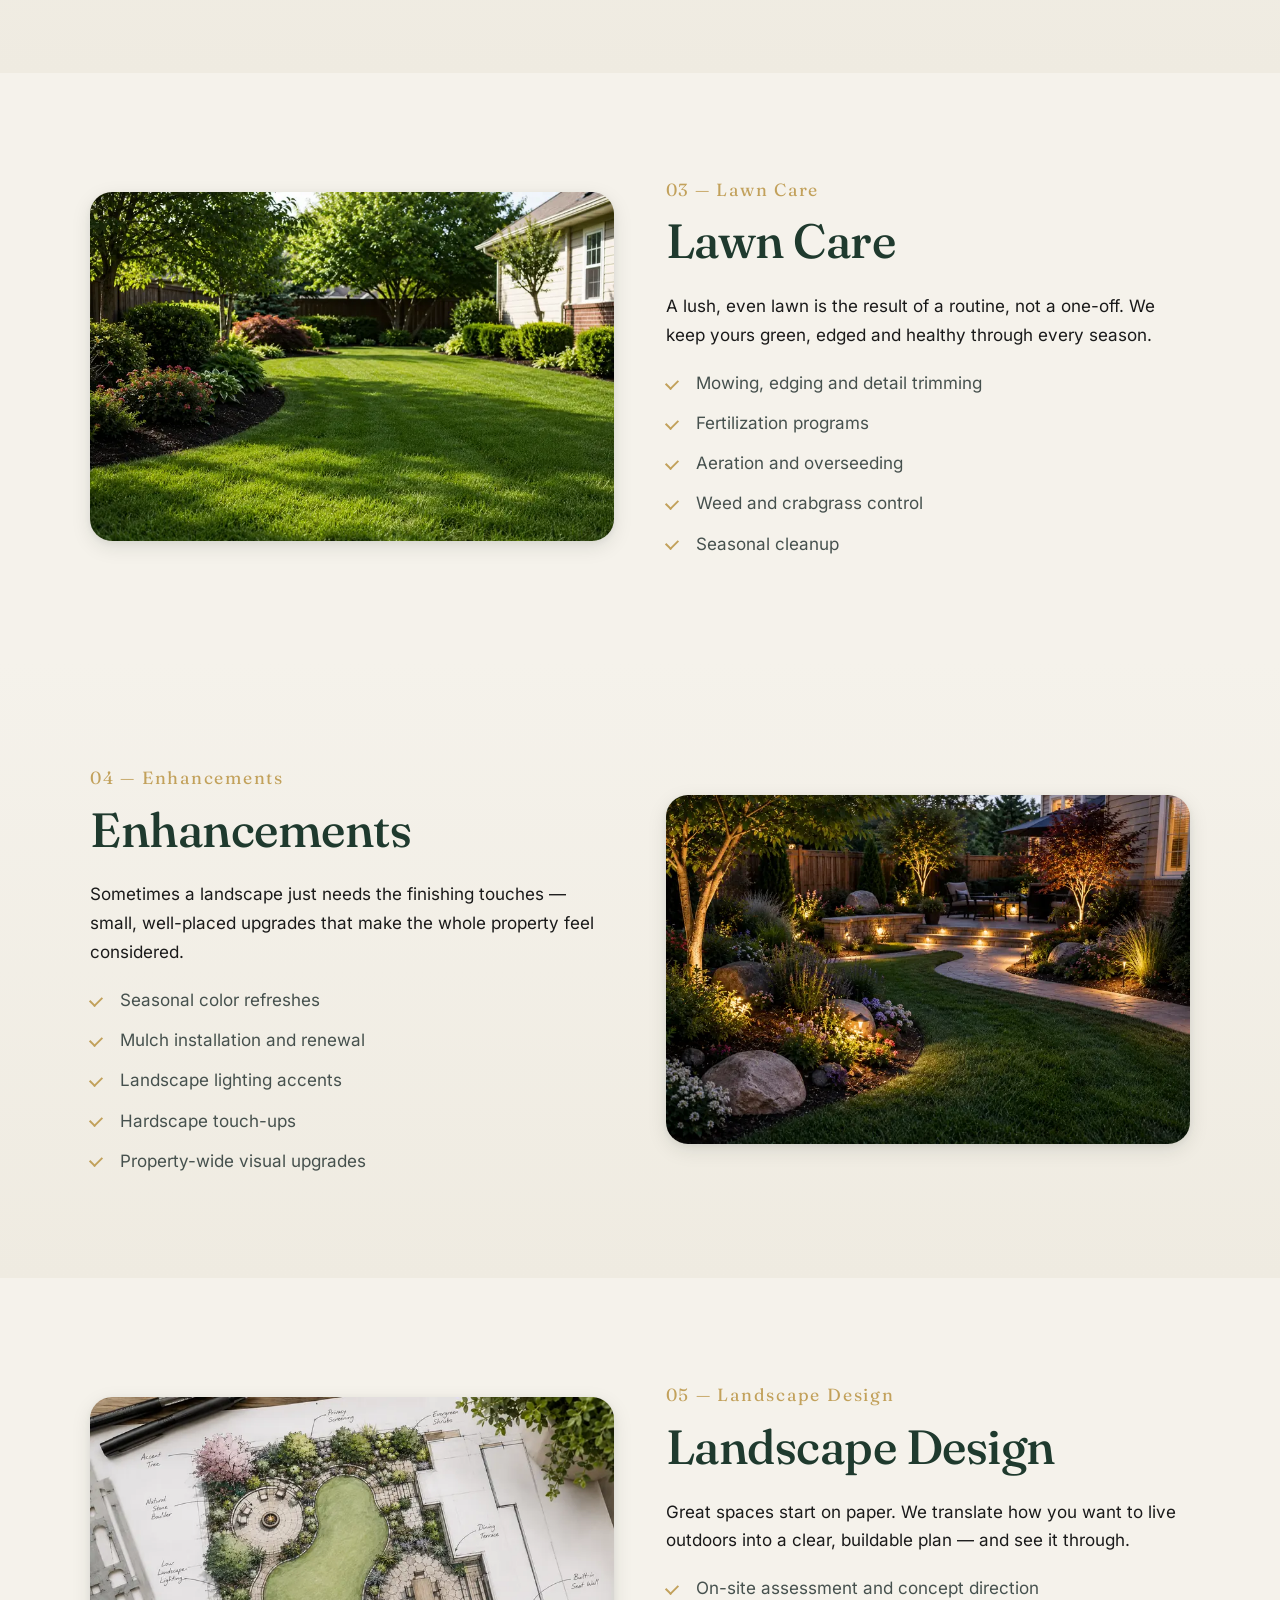
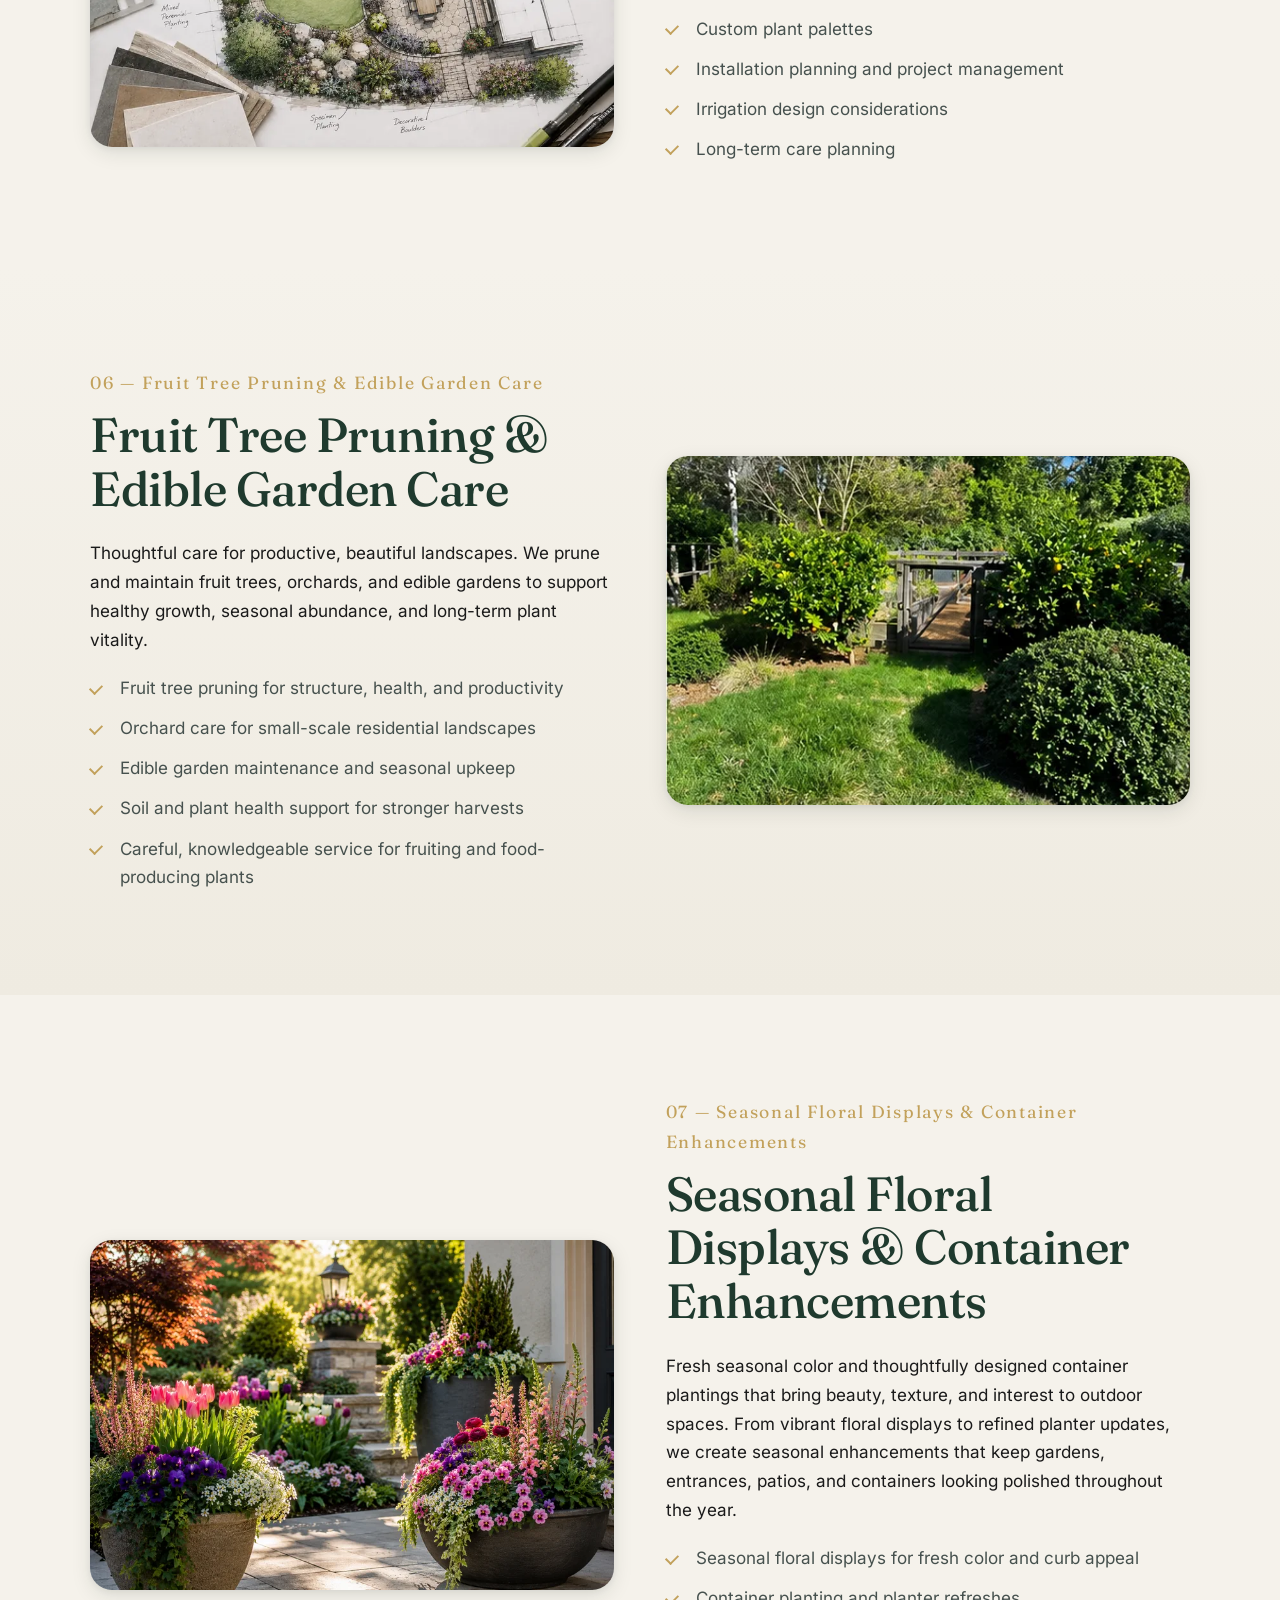
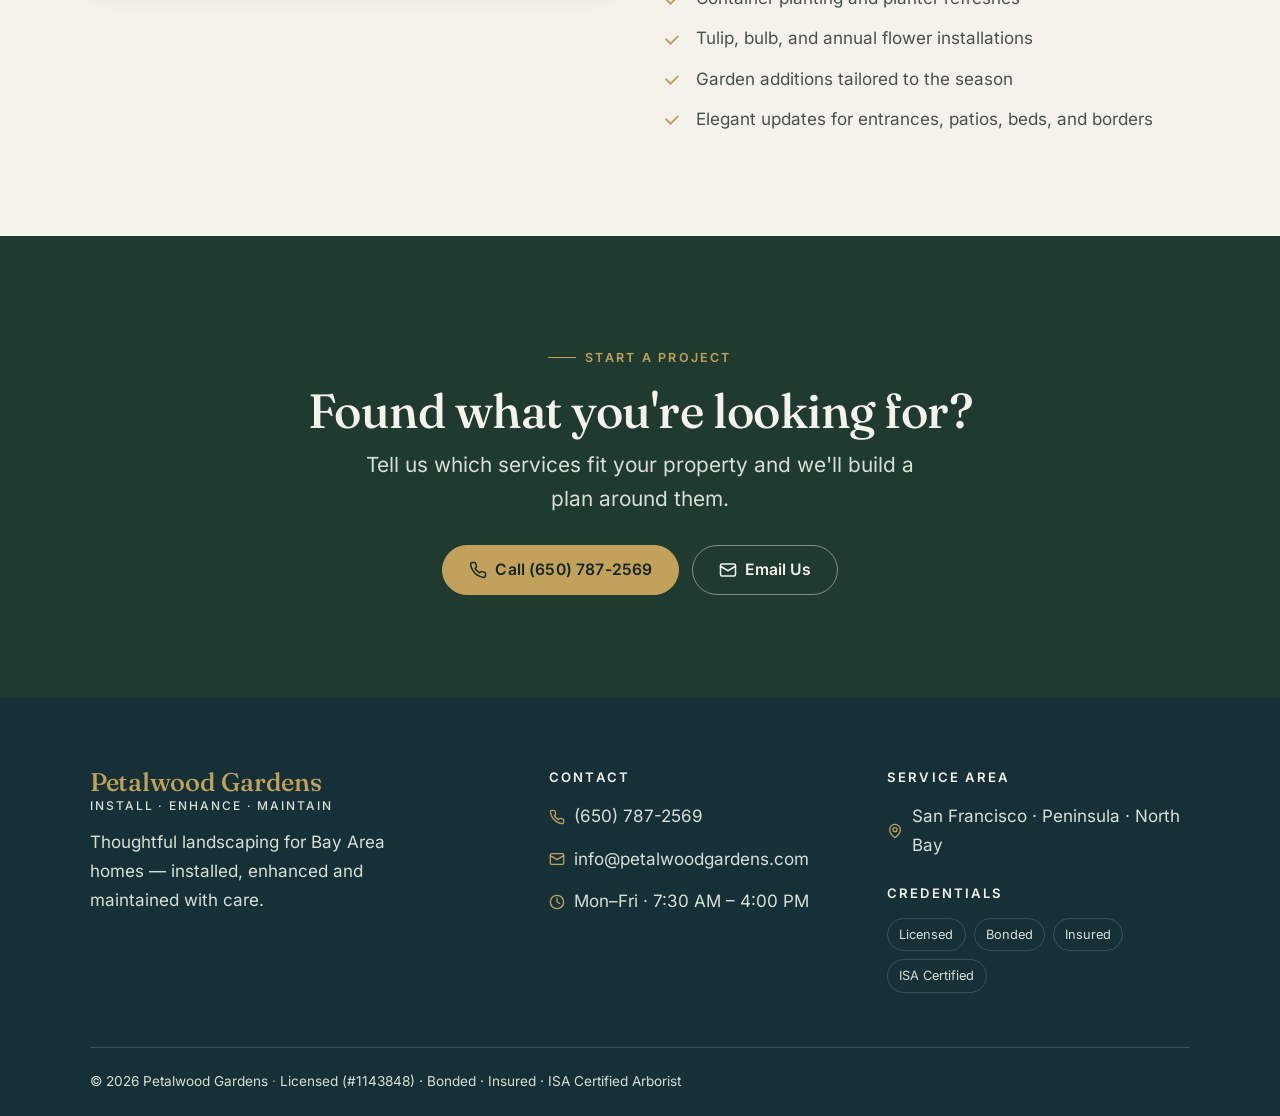
<file: services.html>
<!DOCTYPE html>
<html lang="en">
<head>
  <meta charset="UTF-8" />
  <meta name="viewport" content="width=device-width, initial-scale=1.0" />
  <title>Petalwood Gardens — Services | Landscaping in SF Bay Area</title>
  <meta name="description" content="Arboriculture, horticulture, lawn care, enhancements and landscape design for San Francisco, the Peninsula and North Bay. Licensed, bonded and insured landscaping." />
  <link rel="canonical" href="https://petalwoodgardens.com/services" />
  <meta name="theme-color" content="#1F3A2E" />

  <meta property="og:type" content="website" />
  <meta property="og:site_name" content="Petalwood Gardens" />
  <meta property="og:title" content="Services — Petalwood Gardens" />
  <meta property="og:description" content="Arboriculture, horticulture, lawn care, enhancements and landscape design across the SF Bay Area." />
  <meta property="og:url" content="https://petalwoodgardens.com/services" />
  <meta property="og:image" content="https://petalwoodgardens.com/assets/images/logo.jpeg" />
  <meta name="twitter:card" content="summary_large_image" />
  <meta name="twitter:title" content="Services — Petalwood Gardens" />
  <meta name="twitter:description" content="Arboriculture, horticulture, lawn care, enhancements and landscape design across the SF Bay Area." />
  <meta name="twitter:image" content="https://petalwoodgardens.com/assets/images/logo.jpeg" />

  <link rel="icon" href="favicon.ico" sizes="any" />
  <link rel="icon" type="image/png" href="assets/images/icon-32.png" sizes="32x32" />
  <link rel="apple-touch-icon" href="apple-touch-icon.png" />

  <script>document.documentElement.classList.add('js');</script>
  <link rel="preload" as="font" type="font/woff2" href="assets/fonts/6NU78FyLNQOQZAnv9bYEvDiIdE9Ea92uemAk_WBq8U_9v0c2Wa0KxC9TeA.woff2" crossorigin />
  <link rel="preload" as="font" type="font/woff2" href="assets/fonts/UcC73FwrK3iLTeHuS_nVMrMxCp50SjIa1ZL7.woff2" crossorigin />
  <link rel="stylesheet" href="styles.css" />
</head>
<body>
  <a class="skip-link" href="#main">Skip to content</a>

  <header class="site-header">
    <div class="container">
      <nav class="nav" aria-label="Primary">
        <a class="brand" href="index.html" aria-label="Petalwood Gardens — home">
          <div class="brand-text">
            <div class="brand-name-large">Petalwood Gardens</div>
            <div class="brand-tagline-small">Install · Enhance · Maintain</div>
          </div>
        </a>
        <ul class="nav-links">
          <li><a href="index.html">Home</a></li>
          <li><a href="services.html" aria-current="page">Services</a></li>
          <li><a href="about.html">About</a></li>
          <li><a href="contact.html">Contact</a></li>
        </ul>
        <div class="nav-cta">
          <a class="nav-phone" href="tel:+16507872569">
            <svg viewBox="0 0 24 24" fill="none" stroke="currentColor" stroke-width="2" stroke-linecap="round" stroke-linejoin="round" aria-hidden="true"><path d="M22 16.92v3a2 2 0 0 1-2.18 2 19.79 19.79 0 0 1-8.63-3.07 19.5 19.5 0 0 1-6-6 19.79 19.79 0 0 1-3.07-8.67A2 2 0 0 1 4.11 2h3a2 2 0 0 1 2 1.72c.13.96.36 1.9.7 2.81a2 2 0 0 1-.45 2.11L8.09 9.91a16 16 0 0 0 6 6l1.27-1.27a2 2 0 0 1 2.11-.45c.91.34 1.85.57 2.81.7A2 2 0 0 1 22 16.92z" /></svg>
            <span class="nav-phone__label">(650) 787-2569</span>
          </a>
          <button class="nav-toggle" aria-label="Open menu" aria-expanded="false" aria-controls="mobile-nav"><span></span></button>
        </div>
      </nav>
    </div>
  </header>

  <div class="mobile-nav" id="mobile-nav" aria-hidden="true" aria-label="Mobile menu">
    <div class="mobile-nav__top">
      <span class="brand"><svg class="brand-mark" viewBox="0 0 100 100" aria-hidden="true" focusable="false"><g fill="currentColor"><ellipse cx="50" cy="27" rx="13.5" ry="20" /><ellipse cx="50" cy="27" rx="13.5" ry="20" transform="rotate(72 50 50)" /><ellipse cx="50" cy="27" rx="13.5" ry="20" transform="rotate(144 50 50)" /><ellipse cx="50" cy="27" rx="13.5" ry="20" transform="rotate(216 50 50)" /><ellipse cx="50" cy="27" rx="13.5" ry="20" transform="rotate(288 50 50)" /></g><circle cx="50" cy="50" r="7.5" fill="#1F3A2E" /></svg><span class="brand-name">Petalwood Gardens</span></span>
      <button class="mobile-close" aria-label="Close menu">&times;</button>
    </div>
    <ul class="mobile-nav__links">
      <li><a href="index.html">Home</a></li>
      <li><a href="services.html" aria-current="page">Services</a></li>
      <li><a href="about.html">About</a></li>
      <li><a href="contact.html">Contact</a></li>
    </ul>
    <div class="mobile-nav__foot">
      <a href="tel:+16507872569">Call (650) 787-2569</a>
      <a href="mailto:info@petalwoodgardens.com">info@petalwoodgardens.com</a>
      <a class="btn btn--gold" href="contact.html">Get in touch</a>
    </div>
  </div>

  <main id="main">
    <section class="page-head">
      <div class="container">
        <p class="breadcrumb"><a href="index.html">Home</a> · Services</p>
        <h1>Our Services</h1>
        <p>Seven disciplines, one team. From the health of a single tree to the design of an entire property — here's how we help.</p>
      </div>
    </section>

    <!-- 01 Arboriculture -->
    <section id="arboriculture" class="section">
      <div class="container">
        <div class="split">
          <div class="split__media reveal">
            <picture>
              <source type="image/webp" srcset="assets/images/arboriculture.webp" />
              <img src="assets/images/arboriculture.jpg" width="666" height="555" loading="lazy" decoding="async" alt="Sprawling native oak with moss-covered limbs, carefully preserved and pruned" />
            </picture>
          </div>
          <div class="split__body reveal" data-delay="1">
            <span class="split__num">01 — Arboriculture</span>
            <h2 class="h2">Arboriculture</h2>
            <p>Healthy trees are the backbone of a great landscape. Our ISA Certified Arborist assesses, prunes and protects with an eye on the decades ahead — not just the season.</p>
            <ul>
              <li>Expert tree pruning and structural shaping</li>
              <li>Tree removal and stump grinding</li>
              <li>Health and risk assessment by an ISA Certified Arborist</li>
              <li>Disease and pest diagnosis</li>
              <li>Cabling, bracing and preservation</li>
            </ul>
          </div>
        </div>
      </div>
    </section>

    <!-- 02 Horticulture -->
    <section id="horticulture" class="section section--alt">
      <div class="container">
        <div class="split split--reverse">
          <div class="split__media reveal">
            <picture>
              <source type="image/webp" srcset="assets/images/horticulture.webp" />
              <img src="assets/images/horticulture.jpg" width="409" height="560" loading="lazy" decoding="async" alt="Lush ferns and layered greenery thriving in a shaded garden bed beside a deck" />
            </picture>
          </div>
          <div class="split__body reveal" data-delay="1">
            <span class="split__num">02 — Horticulture</span>
            <h2 class="h2">Horticulture</h2>
            <p>The right plant in the right place changes everything. We build resilient, beautiful plantings tuned to Bay Area microclimates and real-world water limits.</p>
            <ul>
              <li>Plant selection tailored to Bay Area microclimates</li>
              <li>Soil health analysis and amendment</li>
              <li>Seasonal pruning and care schedules</li>
              <li>Integrated pest management</li>
              <li>Sustainable, low-water plant strategies</li>
            </ul>
          </div>
        </div>
      </div>
    </section>

    <!-- 03 Lawn Care -->
    <section id="lawn-care" class="section">
      <div class="container">
        <div class="split">
          <div class="split__media reveal">
            <picture>
              <source type="image/webp" srcset="assets/images/lawn-care.webp" />
              <img src="assets/images/lawn-care.jpg" width="820" height="547" loading="lazy" decoding="async" alt="Freshly mowed, healthy green backyard lawn framed by manicured shrubs" />
            </picture>
          </div>
          <div class="split__body reveal" data-delay="1">
            <span class="split__num">03 — Lawn Care</span>
            <h2 class="h2">Lawn Care</h2>
            <p>A lush, even lawn is the result of a routine, not a one-off. We keep yours green, edged and healthy through every season.</p>
            <ul>
              <li>Mowing, edging and detail trimming</li>
              <li>Fertilization programs</li>
              <li>Aeration and overseeding</li>
              <li>Weed and crabgrass control</li>
              <li>Seasonal cleanup</li>
            </ul>
          </div>
        </div>
      </div>
    </section>

    <!-- 04 Enhancements -->
    <section id="enhancements" class="section section--alt">
      <div class="container">
        <div class="split split--reverse">
          <div class="split__media reveal">
            <picture>
              <source type="image/webp" srcset="assets/images/enhancements.webp" />
              <img src="assets/images/enhancements.jpg" width="820" height="547" loading="lazy" decoding="async" alt="Backyard at dusk with warm path lighting, a stone patio and illuminated garden beds" />
            </picture>
          </div>
          <div class="split__body reveal" data-delay="1">
            <span class="split__num">04 — Enhancements</span>
            <h2 class="h2">Enhancements</h2>
            <p>Sometimes a landscape just needs the finishing touches — small, well-placed upgrades that make the whole property feel considered.</p>
            <ul>
              <li>Seasonal color refreshes</li>
              <li>Mulch installation and renewal</li>
              <li>Landscape lighting accents</li>
              <li>Hardscape touch-ups</li>
              <li>Property-wide visual upgrades</li>
            </ul>
          </div>
        </div>
      </div>
    </section>

    <!-- 05 Landscape Design -->
    <section id="design" class="section">
      <div class="container">
        <div class="split">
          <div class="split__media reveal">
            <picture>
              <source type="image/webp" srcset="assets/images/design.webp" />
              <img src="assets/images/design.jpg" width="820" height="547" loading="lazy" decoding="async" alt="Hand-drawn landscape design plan with labeled plantings, patio and material swatches" />
            </picture>
          </div>
          <div class="split__body reveal" data-delay="1">
            <span class="split__num">05 — Landscape Design</span>
            <h2 class="h2">Landscape Design</h2>
            <p>Great spaces start on paper. We translate how you want to live outdoors into a clear, buildable plan — and see it through.</p>
            <ul>
              <li>On-site assessment and concept direction</li>
              <li>Custom plant palettes</li>
              <li>Installation planning and project management</li>
              <li>Irrigation design considerations</li>
              <li>Long-term care planning</li>
            </ul>
          </div>
        </div>
      </div>
    </section>

    <!-- 06 Fruit Tree Pruning & Edible Garden Care -->
    <section id="fruit-tree-care" class="section section--alt">
      <div class="container">
        <div class="split split--reverse">
          <div class="split__media reveal">
            <picture>
              <source type="image/webp" srcset="assets/images/fruit-tree.webp" />
              <img src="assets/images/fruit-tree.jpg" width="555" height="560" loading="lazy" decoding="async" alt="Backyard garden with a wooden arbor, fruit trees and clipped shrubs beside a healthy lawn" />
            </picture>
          </div>
          <div class="split__body reveal" data-delay="1">
            <span class="split__num">06 — Fruit Tree Pruning &amp; Edible Garden Care</span>
            <h2 class="h2">Fruit Tree Pruning &amp; Edible Garden Care</h2>
            <p>Thoughtful care for productive, beautiful landscapes. We prune and maintain fruit trees, orchards, and edible gardens to support healthy growth, seasonal abundance, and long-term plant vitality.</p>
            <ul>
              <li>Fruit tree pruning for structure, health, and productivity</li>
              <li>Orchard care for small-scale residential landscapes</li>
              <li>Edible garden maintenance and seasonal upkeep</li>
              <li>Soil and plant health support for stronger harvests</li>
              <li>Careful, knowledgeable service for fruiting and food-producing plants</li>
            </ul>
          </div>
        </div>
      </div>
    </section>

    <!-- 07 Seasonal Floral Displays & Container Enhancements -->
    <section id="seasonal-displays" class="section">
      <div class="container">
        <div class="split">
          <div class="split__media reveal">
            <picture>
              <source type="image/webp" srcset="assets/images/seasonal.webp" />
              <img src="assets/images/seasonal.jpg" width="820" height="547" loading="lazy" decoding="async" alt="Stone patio planters overflowing with pink tulips, purple pansies and seasonal blooms beside a garden entrance" />
            </picture>
          </div>
          <div class="split__body reveal" data-delay="1">
            <span class="split__num">07 — Seasonal Floral Displays &amp; Container Enhancements</span>
            <h2 class="h2">Seasonal Floral Displays &amp; Container Enhancements</h2>
            <p>Fresh seasonal color and thoughtfully designed container plantings that bring beauty, texture, and interest to outdoor spaces. From vibrant floral displays to refined planter updates, we create seasonal enhancements that keep gardens, entrances, patios, and containers looking polished throughout the year.</p>
            <ul>
              <li>Seasonal floral displays for fresh color and curb appeal</li>
              <li>Container planting and planter refreshes</li>
              <li>Tulip, bulb, and annual flower installations</li>
              <li>Garden additions tailored to the season</li>
              <li>Elegant updates for entrances, patios, beds, and borders</li>
            </ul>
          </div>
        </div>
      </div>
    </section>

    <section class="section section--dark cta-band" aria-labelledby="cta-h">
      <div class="container">
        <div class="reveal">
          <span class="eyebrow" style="justify-content:center;">Start a project</span>
          <h2 class="h2" id="cta-h">Found what you're looking for?</h2>
          <p class="lead">Tell us which services fit your property and we'll build a plan around them.</p>
          <div class="btn-row center" style="margin-top:1.8rem;">
            <a class="btn btn--gold" href="tel:+16507872569"><svg viewBox="0 0 24 24" fill="none" stroke="currentColor" stroke-width="2" stroke-linecap="round" stroke-linejoin="round" aria-hidden="true"><path d="M22 16.92v3a2 2 0 0 1-2.18 2 19.79 19.79 0 0 1-8.63-3.07 19.5 19.5 0 0 1-6-6 19.79 19.79 0 0 1-3.07-8.67A2 2 0 0 1 4.11 2h3a2 2 0 0 1 2 1.72c.13.96.36 1.9.7 2.81a2 2 0 0 1-.45 2.11L8.09 9.91a16 16 0 0 0 6 6l1.27-1.27a2 2 0 0 1 2.11-.45c.91.34 1.85.57 2.81.7A2 2 0 0 1 22 16.92z" /></svg>Call (650) 787-2569</a>
            <a class="btn btn--outline" href="mailto:info@petalwoodgardens.com"><svg viewBox="0 0 24 24" fill="none" stroke="currentColor" stroke-width="2" stroke-linecap="round" stroke-linejoin="round" aria-hidden="true"><rect x="2" y="4" width="20" height="16" rx="2" /><path d="m2 7 10 6 10-6" /></svg>Email Us</a>
          </div>
        </div>
      </div>
    </section>
  </main>

  <footer class="site-footer">
    <div class="container">
      <div class="footer-grid">
        <div class="footer-col footer-brand">
          <a class="brand footer-brand-logo" href="index.html" aria-label="Petalwood Gardens">
            <div class="brand-text-footer">
              <div class="brand-name-footer">Petalwood Gardens</div>
              <div class="brand-tagline-footer">Install · Enhance · Maintain</div>
            </div>
          </a>
          <p>Thoughtful landscaping for Bay Area homes — installed, enhanced and maintained with care.</p>
        </div>
        <div class="footer-col">
          <h4>Contact</h4>
          <ul class="footer-list">
            <li><a href="tel:+16507872569"><svg viewBox="0 0 24 24" fill="none" stroke="currentColor" stroke-width="2" stroke-linecap="round" stroke-linejoin="round" aria-hidden="true"><path d="M22 16.92v3a2 2 0 0 1-2.18 2 19.79 19.79 0 0 1-8.63-3.07 19.5 19.5 0 0 1-6-6 19.79 19.79 0 0 1-3.07-8.67A2 2 0 0 1 4.11 2h3a2 2 0 0 1 2 1.72c.13.96.36 1.9.7 2.81a2 2 0 0 1-.45 2.11L8.09 9.91a16 16 0 0 0 6 6l1.27-1.27a2 2 0 0 1 2.11-.45c.91.34 1.85.57 2.81.7A2 2 0 0 1 22 16.92z" /></svg>(650) 787-2569</a></li>
            <li><a href="mailto:info@petalwoodgardens.com"><svg viewBox="0 0 24 24" fill="none" stroke="currentColor" stroke-width="2" stroke-linecap="round" stroke-linejoin="round" aria-hidden="true"><rect x="2" y="4" width="20" height="16" rx="2" /><path d="m2 7 10 6 10-6" /></svg>info@petalwoodgardens.com</a></li>
            <li><span><svg viewBox="0 0 24 24" fill="none" stroke="currentColor" stroke-width="2" stroke-linecap="round" stroke-linejoin="round" aria-hidden="true"><circle cx="12" cy="12" r="10" /><path d="M12 6v6l4 2" /></svg>Mon–Fri · 7:30 AM – 4:00 PM</span></li>
          </ul>
        </div>
        <div class="footer-col">
          <h4>Service Area</h4>
          <ul class="footer-list">
            <li><span><svg viewBox="0 0 24 24" fill="none" stroke="currentColor" stroke-width="2" stroke-linecap="round" stroke-linejoin="round" aria-hidden="true"><path d="M20 10c0 6-8 12-8 12s-8-6-8-12a8 8 0 0 1 16 0z" /><circle cx="12" cy="10" r="3" /></svg>San Francisco · Peninsula · North Bay</span></li>
          </ul>
          <h4 style="margin-top:1.6rem;">Credentials</h4>
          <div class="footer-cred"><span>Licensed</span><span>Bonded</span><span>Insured</span><span>ISA Certified</span></div>
        </div>
      </div>
      <div class="footer-bottom">
        <span>© <span data-year>2026</span> Petalwood Gardens <span class="sep">·</span> Licensed (#1143848) · Bonded · Insured · ISA Certified Arborist</span>
      </div>
    </div>
  </footer>

  <button class="to-top" aria-label="Back to top"><svg viewBox="0 0 24 24" fill="none" stroke="currentColor" stroke-width="2" stroke-linecap="round" stroke-linejoin="round" aria-hidden="true"><path d="M12 19V5M6 11l6-6 6 6" /></svg></button>
  <script src="main.js" defer></script>
</body>
</html>
</file>
<file: styles.css>
/* =========================================================
   Self-hosted fonts (Fraunces + Inter, latin & latin-ext)
   ========================================================= */
/* latin-ext */
@font-face {
  font-family: 'Fraunces';
  font-style: normal;
  font-weight: 400;
  font-display: swap;
  src: url(assets/fonts/6NU78FyLNQOQZAnv9bYEvDiIdE9Ea92uemAk_WBq8U_9v0c2Wa0KxCFTeO-U.woff2) format('woff2');
  unicode-range: U+0100-02BA, U+02BD-02C5, U+02C7-02CC, U+02CE-02D7, U+02DD-02FF, U+0304, U+0308, U+0329, U+1D00-1DBF, U+1E00-1E9F, U+1EF2-1EFF, U+2020, U+20A0-20AB, U+20AD-20C0, U+2113, U+2C60-2C7F, U+A720-A7FF;
}
/* latin */
@font-face {
  font-family: 'Fraunces';
  font-style: normal;
  font-weight: 400;
  font-display: swap;
  src: url(assets/fonts/6NU78FyLNQOQZAnv9bYEvDiIdE9Ea92uemAk_WBq8U_9v0c2Wa0KxC9TeA.woff2) format('woff2');
  unicode-range: U+0000-00FF, U+0131, U+0152-0153, U+02BB-02BC, U+02C6, U+02DA, U+02DC, U+0304, U+0308, U+0329, U+2000-206F, U+20AC, U+2122, U+2191, U+2193, U+2212, U+2215, U+FEFF, U+FFFD;
}
/* latin-ext */
@font-face {
  font-family: 'Fraunces';
  font-style: normal;
  font-weight: 500;
  font-display: swap;
  src: url(assets/fonts/6NU78FyLNQOQZAnv9bYEvDiIdE9Ea92uemAk_WBq8U_9v0c2Wa0KxCFTeO-U.woff2) format('woff2');
  unicode-range: U+0100-02BA, U+02BD-02C5, U+02C7-02CC, U+02CE-02D7, U+02DD-02FF, U+0304, U+0308, U+0329, U+1D00-1DBF, U+1E00-1E9F, U+1EF2-1EFF, U+2020, U+20A0-20AB, U+20AD-20C0, U+2113, U+2C60-2C7F, U+A720-A7FF;
}
/* latin */
@font-face {
  font-family: 'Fraunces';
  font-style: normal;
  font-weight: 500;
  font-display: swap;
  src: url(assets/fonts/6NU78FyLNQOQZAnv9bYEvDiIdE9Ea92uemAk_WBq8U_9v0c2Wa0KxC9TeA.woff2) format('woff2');
  unicode-range: U+0000-00FF, U+0131, U+0152-0153, U+02BB-02BC, U+02C6, U+02DA, U+02DC, U+0304, U+0308, U+0329, U+2000-206F, U+20AC, U+2122, U+2191, U+2193, U+2212, U+2215, U+FEFF, U+FFFD;
}
/* latin-ext */
@font-face {
  font-family: 'Fraunces';
  font-style: normal;
  font-weight: 600;
  font-display: swap;
  src: url(assets/fonts/6NU78FyLNQOQZAnv9bYEvDiIdE9Ea92uemAk_WBq8U_9v0c2Wa0KxCFTeO-U.woff2) format('woff2');
  unicode-range: U+0100-02BA, U+02BD-02C5, U+02C7-02CC, U+02CE-02D7, U+02DD-02FF, U+0304, U+0308, U+0329, U+1D00-1DBF, U+1E00-1E9F, U+1EF2-1EFF, U+2020, U+20A0-20AB, U+20AD-20C0, U+2113, U+2C60-2C7F, U+A720-A7FF;
}
/* latin */
@font-face {
  font-family: 'Fraunces';
  font-style: normal;
  font-weight: 600;
  font-display: swap;
  src: url(assets/fonts/6NU78FyLNQOQZAnv9bYEvDiIdE9Ea92uemAk_WBq8U_9v0c2Wa0KxC9TeA.woff2) format('woff2');
  unicode-range: U+0000-00FF, U+0131, U+0152-0153, U+02BB-02BC, U+02C6, U+02DA, U+02DC, U+0304, U+0308, U+0329, U+2000-206F, U+20AC, U+2122, U+2191, U+2193, U+2212, U+2215, U+FEFF, U+FFFD;
}
/* latin-ext */
@font-face {
  font-family: 'Inter';
  font-style: normal;
  font-weight: 400;
  font-display: swap;
  src: url(assets/fonts/UcC73FwrK3iLTeHuS_nVMrMxCp50SjIa25L7SUc.woff2) format('woff2');
  unicode-range: U+0100-02BA, U+02BD-02C5, U+02C7-02CC, U+02CE-02D7, U+02DD-02FF, U+0304, U+0308, U+0329, U+1D00-1DBF, U+1E00-1E9F, U+1EF2-1EFF, U+2020, U+20A0-20AB, U+20AD-20C0, U+2113, U+2C60-2C7F, U+A720-A7FF;
}
/* latin */
@font-face {
  font-family: 'Inter';
  font-style: normal;
  font-weight: 400;
  font-display: swap;
  src: url(assets/fonts/UcC73FwrK3iLTeHuS_nVMrMxCp50SjIa1ZL7.woff2) format('woff2');
  unicode-range: U+0000-00FF, U+0131, U+0152-0153, U+02BB-02BC, U+02C6, U+02DA, U+02DC, U+0304, U+0308, U+0329, U+2000-206F, U+20AC, U+2122, U+2191, U+2193, U+2212, U+2215, U+FEFF, U+FFFD;
}
/* latin-ext */
@font-face {
  font-family: 'Inter';
  font-style: normal;
  font-weight: 500;
  font-display: swap;
  src: url(assets/fonts/UcC73FwrK3iLTeHuS_nVMrMxCp50SjIa25L7SUc.woff2) format('woff2');
  unicode-range: U+0100-02BA, U+02BD-02C5, U+02C7-02CC, U+02CE-02D7, U+02DD-02FF, U+0304, U+0308, U+0329, U+1D00-1DBF, U+1E00-1E9F, U+1EF2-1EFF, U+2020, U+20A0-20AB, U+20AD-20C0, U+2113, U+2C60-2C7F, U+A720-A7FF;
}
/* latin */
@font-face {
  font-family: 'Inter';
  font-style: normal;
  font-weight: 500;
  font-display: swap;
  src: url(assets/fonts/UcC73FwrK3iLTeHuS_nVMrMxCp50SjIa1ZL7.woff2) format('woff2');
  unicode-range: U+0000-00FF, U+0131, U+0152-0153, U+02BB-02BC, U+02C6, U+02DA, U+02DC, U+0304, U+0308, U+0329, U+2000-206F, U+20AC, U+2122, U+2191, U+2193, U+2212, U+2215, U+FEFF, U+FFFD;
}
/* latin-ext */
@font-face {
  font-family: 'Inter';
  font-style: normal;
  font-weight: 600;
  font-display: swap;
  src: url(assets/fonts/UcC73FwrK3iLTeHuS_nVMrMxCp50SjIa25L7SUc.woff2) format('woff2');
  unicode-range: U+0100-02BA, U+02BD-02C5, U+02C7-02CC, U+02CE-02D7, U+02DD-02FF, U+0304, U+0308, U+0329, U+1D00-1DBF, U+1E00-1E9F, U+1EF2-1EFF, U+2020, U+20A0-20AB, U+20AD-20C0, U+2113, U+2C60-2C7F, U+A720-A7FF;
}
/* latin */
@font-face {
  font-family: 'Inter';
  font-style: normal;
  font-weight: 600;
  font-display: swap;
  src: url(assets/fonts/UcC73FwrK3iLTeHuS_nVMrMxCp50SjIa1ZL7.woff2) format('woff2');
  unicode-range: U+0000-00FF, U+0131, U+0152-0153, U+02BB-02BC, U+02C6, U+02DA, U+02DC, U+0304, U+0308, U+0329, U+2000-206F, U+20AC, U+2122, U+2191, U+2193, U+2212, U+2215, U+FEFF, U+FFFD;
}
/* latin-ext */
@font-face {
  font-family: 'Inter';
  font-style: normal;
  font-weight: 700;
  font-display: swap;
  src: url(assets/fonts/UcC73FwrK3iLTeHuS_nVMrMxCp50SjIa25L7SUc.woff2) format('woff2');
  unicode-range: U+0100-02BA, U+02BD-02C5, U+02C7-02CC, U+02CE-02D7, U+02DD-02FF, U+0304, U+0308, U+0329, U+1D00-1DBF, U+1E00-1E9F, U+1EF2-1EFF, U+2020, U+20A0-20AB, U+20AD-20C0, U+2113, U+2C60-2C7F, U+A720-A7FF;
}
/* latin */
@font-face {
  font-family: 'Inter';
  font-style: normal;
  font-weight: 700;
  font-display: swap;
  src: url(assets/fonts/UcC73FwrK3iLTeHuS_nVMrMxCp50SjIa1ZL7.woff2) format('woff2');
  unicode-range: U+0000-00FF, U+0131, U+0152-0153, U+02BB-02BC, U+02C6, U+02DA, U+02DC, U+0304, U+0308, U+0329, U+2000-206F, U+20AC, U+2122, U+2191, U+2193, U+2212, U+2215, U+FEFF, U+FFFD;
}

/* =========================================================
   Petalwood Gardens — styles.css
   Modern, clean, high-end landscape studio aesthetic
   ========================================================= */

/* ---------- Design tokens ---------- */
:root {
  --green:        #1F3A2E;   /* deep forest green (primary) */
  --green-700:    #2C5040;   /* lighter forest for hover */
  --green-900:    #14271E;   /* darkest forest */
  --slate:        #4A5759;   /* warm slate (secondary) */
  --bg:           #F5F2EB;   /* warm off-white background */
  --surface:      #FBF9F4;   /* card surface */
  --surface-2:    #FFFFFF;
  --ink:          #1A1A1A;   /* near-black body text */
  --muted:        #46514E;   /* muted body text (AA on --bg) */
  --gold:         #C2A15B;   /* muted gold accent */
  --gold-deep:    #9C7C3A;   /* gold for text on light (AA) */
  --cream:        #F5F2EB;
  --cream-dim:    #D9E0D5;   /* dim cream text on dark */
  --line:         rgba(31, 58, 46, 0.14);
  --line-dark:    rgba(245, 242, 235, 0.16);

  --shadow-sm: 0 1px 2px rgba(20, 39, 30, 0.06), 0 2px 8px rgba(20, 39, 30, 0.05);
  --shadow-md: 0 6px 20px rgba(20, 39, 30, 0.10), 0 2px 6px rgba(20, 39, 30, 0.06);
  --shadow-lg: 0 20px 50px rgba(20, 39, 30, 0.18);

  --radius: 14px;
  --radius-sm: 10px;
  --radius-lg: 22px;

  --maxw: 1180px;
  --gutter: clamp(1.1rem, 4vw, 2.5rem);

  --font-serif: "Fraunces", "Cormorant Garamond", Georgia, "Times New Roman", serif;
  --font-sans:  "Inter", system-ui, -apple-system, "Segoe UI", Roboto, Helvetica, Arial, sans-serif;

  --ease: cubic-bezier(0.22, 1, 0.36, 1);
  --header-h: 76px;
}

/* ---------- Reset / base ---------- */
*, *::before, *::after { box-sizing: border-box; }

html {
  scroll-behavior: smooth;
  -webkit-text-size-adjust: 100%;
  scroll-padding-top: calc(var(--header-h) + 14px);
}

body {
  margin: 0;
  font-family: var(--font-sans);
  font-size: clamp(1rem, 0.97rem + 0.2vw, 1.0625rem);
  line-height: 1.7;
  color: var(--ink);
  background: var(--bg);
  -webkit-font-smoothing: antialiased;
  text-rendering: optimizeLegibility;
  overflow-x: hidden;
}

img { max-width: 100%; height: auto; display: block; }

a { color: var(--green); text-decoration: none; }

h1, h2, h3, h4 {
  font-family: var(--font-serif);
  font-weight: 500;
  color: var(--green);
  line-height: 1.12;
  letter-spacing: -0.01em;
  margin: 0 0 0.5em;
  text-wrap: balance;
}

p { margin: 0 0 1rem; }
p:last-child { margin-bottom: 0; }

ul { margin: 0; padding: 0; }

:focus-visible {
  outline: 3px solid var(--gold);
  outline-offset: 3px;
  border-radius: 4px;
}

/* ---------- Accessibility helpers ---------- */
.sr-only {
  position: absolute; width: 1px; height: 1px;
  padding: 0; margin: -1px; overflow: hidden;
  clip: rect(0 0 0 0); white-space: nowrap; border: 0;
}

.skip-link {
  position: fixed; top: 10px; left: 10px; z-index: 2000;
  background: var(--green); color: var(--cream);
  padding: 0.65rem 1.1rem; border-radius: 8px;
  font-weight: 600; font-size: 0.95rem;
  transform: translateY(-160%);
  transition: transform 0.2s var(--ease);
}
.skip-link:focus { transform: translateY(0); }

/* ---------- Layout ---------- */
.container {
  width: 100%;
  max-width: var(--maxw);
  margin-inline: auto;
  padding-inline: var(--gutter);
}
.container--narrow { max-width: 820px; }

.section { padding-block: clamp(3.5rem, 8vw, 6.5rem); }
.section--tight { padding-block: clamp(2.5rem, 5vw, 4rem); }

.section--dark {
  background: var(--green);
  color: var(--cream);
}
.section--dark h1, .section--dark h2, .section--dark h3 { color: var(--cream); }
.section--dark p { color: var(--cream-dim); }

.section--alt { background: linear-gradient(180deg, var(--bg), #EFEBE1); }

/* Eyebrow label */
.eyebrow {
  display: inline-flex; align-items: center; gap: 0.55rem;
  font-family: var(--font-sans);
  font-size: 0.78rem; font-weight: 600;
  letter-spacing: 0.18em; text-transform: uppercase;
  color: var(--green); margin: 0 0 1rem;
}
.eyebrow::before {
  content: ""; width: 28px; height: 1px; background: var(--gold);
}
.section--dark .eyebrow { color: var(--gold); }

.section-head { max-width: 660px; margin-bottom: clamp(2rem, 4vw, 3rem); }
.section-head.center { margin-inline: auto; text-align: center; }
.section-head.center .eyebrow { justify-content: center; }

.h1 { font-size: clamp(2.4rem, 1.6rem + 3.6vw, 4.2rem); }
.h2 { font-size: clamp(1.9rem, 1.4rem + 2.2vw, 3rem); }
.h3 { font-size: clamp(1.3rem, 1.1rem + 0.9vw, 1.6rem); }
.lead { font-size: clamp(1.08rem, 1.02rem + 0.4vw, 1.3rem); color: var(--muted); line-height: 1.65; }
.section--dark .lead { color: var(--cream-dim); }

/* ---------- Buttons ---------- */
.btn {
  --btn-bg: var(--green);
  --btn-fg: var(--cream);
  display: inline-flex; align-items: center; justify-content: center; gap: 0.55rem;
  font-family: var(--font-sans); font-weight: 600; font-size: 0.98rem;
  line-height: 1; letter-spacing: 0.01em;
  padding: 0.95rem 1.6rem; border-radius: 100px;
  background: var(--btn-bg); color: var(--btn-fg);
  border: 1.5px solid var(--btn-bg);
  cursor: pointer;
  transition: transform 0.25s var(--ease), background 0.25s var(--ease),
              border-color 0.25s var(--ease), box-shadow 0.25s var(--ease), color 0.25s var(--ease);
  will-change: transform;
}
.btn svg { width: 18px; height: 18px; flex: none; }
.btn:hover { background: var(--green-700); border-color: var(--green-700); transform: translateY(-2px); box-shadow: var(--shadow-md); }
.btn:active { transform: translateY(0); }

.btn--gold { --btn-bg: var(--gold); --btn-fg: var(--green-900); }
.btn--gold:hover { background: #D2B270; border-color: #D2B270; }

.btn--outline {
  background: transparent; color: var(--green); border-color: var(--line);
}
.btn--outline:hover { background: var(--green); color: var(--cream); border-color: var(--green); }

/* On dark backgrounds */
.on-dark .btn--outline, .section--dark .btn--outline {
  color: var(--cream); border-color: rgba(245,242,235,0.45);
}
.on-dark .btn--outline:hover, .section--dark .btn--outline:hover {
  background: var(--cream); color: var(--green); border-color: var(--cream);
}

.btn-row { display: flex; flex-wrap: wrap; gap: 0.85rem; }
.btn-row.center { justify-content: center; }

/* Text link with animated underline */
.link-arrow {
  display: inline-flex; align-items: center; gap: 0.4rem;
  font-weight: 600; color: var(--green);
  background-image: linear-gradient(var(--gold), var(--gold));
  background-size: 0% 2px; background-repeat: no-repeat; background-position: left bottom;
  transition: background-size 0.3s var(--ease);
  padding-bottom: 2px;
}
.link-arrow svg { width: 18px; height: 18px; flex: none; transition: transform 0.3s var(--ease); }
.link-arrow:hover { background-size: 100% 2px; }
.link-arrow:hover svg { transform: translateX(4px); }

/* =========================================================
   Header / Navigation
   ========================================================= */
.site-header {
  position: sticky; top: 0; z-index: 1000;
  background: #153037;
  backdrop-filter: saturate(150%) blur(12px);
  -webkit-backdrop-filter: saturate(150%) blur(12px);
  border-bottom: 1px solid transparent;
  transition: box-shadow 0.3s var(--ease), border-color 0.3s var(--ease), background 0.3s var(--ease), transform 0.3s var(--ease);
  transform: translateY(0);
}
.site-header.hidden {
  transform: translateY(-100%);
}
.site-header.scrolled {
  box-shadow: 0 1px 0 rgba(245, 242, 235, 0.16), 0 8px 24px rgba(21, 48, 55, 0.35);
  border-bottom-color: rgba(245, 242, 235, 0.16);
  background: #153037;
}

.nav {
  display: flex; align-items: center; justify-content: space-between;
  gap: 1rem; height: var(--header-h);
}

.brand {
  display: inline-flex; align-items: center; gap: 0.6rem;
  color: var(--cream); font-family: var(--font-serif);
  font-weight: 600; font-size: 1.28rem; letter-spacing: -0.01em;
  white-space: nowrap;
}
.brand:hover { color: var(--cream); }
.brand-mark { width: 30px; height: 30px; flex: none; color: var(--gold); }
.brand-name { line-height: 1; }
.brand-text { display: flex; flex-direction: column; gap: 0.2rem; line-height: 1; }
.brand-name-large { font-family: var(--font-serif); font-size: 1.35rem; font-weight: 500; letter-spacing: -0.01em; color: var(--gold); }
.brand-tagline-small { font-family: var(--font-sans); font-size: 0.62rem; font-weight: 500; letter-spacing: 0.14em; text-transform: uppercase; color: var(--cream-dim); }
@media (max-width: 520px) {
  .brand-name-large { font-size: 1.1rem; }
  .brand-tagline-small { font-size: 0.55rem; }
}

.nav-links {
  display: flex; align-items: center; gap: 0.35rem; list-style: none;
}
.nav-links a {
  position: relative; display: inline-block;
  padding: 0.5rem 0.9rem; border-radius: 8px;
  font-weight: 500; font-size: 0.97rem; color: var(--cream-dim);
  transition: color 0.2s var(--ease);
}
.nav-links a::after {
  content: ""; position: absolute; left: 0.9rem; right: 0.9rem; bottom: 0.32rem;
  height: 2px; background: var(--gold); border-radius: 2px;
  transform: scaleX(0); transform-origin: left; transition: transform 0.28s var(--ease);
}
.nav-links a:hover { color: var(--cream); }
.nav-links a:hover::after { transform: scaleX(1); }
.nav-links a[aria-current="page"] { color: var(--cream); font-weight: 600; }
.nav-links a[aria-current="page"]::after { transform: scaleX(1); }

.nav-cta { display: flex; align-items: center; gap: 0.75rem; }
.nav-phone {
  display: inline-flex; align-items: center; gap: 0.5rem;
  padding: 0.6rem 1.05rem; border-radius: 100px;
  background: var(--green); color: var(--cream);
  font-weight: 600; font-size: 0.92rem; white-space: nowrap;
  border: 1.5px solid var(--green);
  transition: transform 0.2s var(--ease), background 0.2s var(--ease);
}
.nav-phone svg { width: 16px; height: 16px; }
.nav-phone:hover { background: var(--green-700); color: var(--cream); transform: translateY(-1px); }

/* Hamburger */
.nav-toggle {
  display: none; width: 46px; height: 46px;
  border: 1px solid var(--line); border-radius: 10px;
  background: transparent; cursor: pointer; padding: 0;
  align-items: center; justify-content: center;
}
.nav-toggle span, .nav-toggle span::before, .nav-toggle span::after {
  content: ""; display: block; width: 22px; height: 2px; border-radius: 2px;
  background: var(--green); transition: transform 0.3s var(--ease), opacity 0.2s var(--ease);
}
.nav-toggle span { position: relative; }
.nav-toggle span::before { position: absolute; top: -7px; }
.nav-toggle span::after  { position: absolute; top: 7px; }

/* Mobile overlay */
.mobile-nav {
  position: fixed; inset: 0; z-index: 1500;
  background: var(--green);
  color: var(--cream);
  display: flex; flex-direction: column;
  padding: clamp(1.4rem, 5vw, 2.5rem);
  transform: translateX(100%);
  transition: transform 0.4s var(--ease);
  visibility: hidden;
}
.mobile-nav.open { transform: translateX(0); visibility: visible; }
.mobile-nav__top { display: flex; align-items: center; justify-content: space-between; }
.mobile-nav .brand { color: var(--cream); }
.mobile-nav .brand-mark { color: var(--gold); }
.mobile-close {
  width: 46px; height: 46px; border-radius: 10px;
  border: 1px solid var(--line-dark); background: transparent; cursor: pointer;
  color: var(--cream); font-size: 1.6rem; line-height: 1;
  display: flex; align-items: center; justify-content: center;
}
.mobile-nav__links {
  list-style: none; margin-top: clamp(1.5rem, 6vh, 3rem);
  display: flex; flex-direction: column; gap: 0.25rem;
}
.mobile-nav__links a {
  display: block; color: var(--cream);
  font-family: var(--font-serif); font-size: clamp(1.8rem, 8vw, 2.6rem);
  font-weight: 500; padding: 0.6rem 0;
  border-bottom: 1px solid var(--line-dark);
}
.mobile-nav__links a[aria-current="page"] { color: var(--gold); }
.mobile-nav__foot { margin-top: auto; padding-top: 2rem; display: grid; gap: 0.75rem; }
.mobile-nav__foot a { color: var(--gold); font-weight: 600; }
.mobile-nav .btn { margin-top: 0.5rem; }

body.nav-open { overflow: hidden; }

/* =========================================================
   Hero
   ========================================================= */
.hero {
  position: relative;
  min-height: min(92vh, 820px);
  display: flex; align-items: center;
  color: var(--cream); text-align: center;
  isolation: isolate;
  overflow: hidden;
}
.hero__media { position: absolute; inset: 0; z-index: -2; }
.hero__media img { width: 100%; height: 100%; object-fit: cover; }
.hero::after {
  content: ""; position: absolute; inset: 0; z-index: -1;
  background:
    linear-gradient(180deg, rgba(20,39,30,0.55) 0%, rgba(20,39,30,0.40) 45%, rgba(20,39,30,0.62) 100%);
}
.hero__inner { padding-block: clamp(5rem, 14vh, 9rem); }
.hero__mark { width: 56px; height: 56px; color: var(--gold); margin: 0 auto 1.4rem; }
.hero h1 {
  color: var(--cream);
  font-size: clamp(2.8rem, 1.8rem + 5.2vw, 5.4rem);
  font-weight: 500; margin-bottom: 0.6rem;
  text-shadow: 0 2px 30px rgba(0,0,0,0.25);
}
.hero__tagline {
  font-family: var(--font-sans); font-weight: 500;
  letter-spacing: 0.22em; text-transform: uppercase;
  font-size: clamp(0.85rem, 0.78rem + 0.4vw, 1.05rem);
  color: var(--gold);
  margin-bottom: 2rem;
}
.hero .btn-row { justify-content: center; }
.hero .btn--outline {
  background: transparent; color: var(--cream); border-color: rgba(245, 242, 235, 0.45);
}
.hero .btn--outline:hover {
  background: var(--cream); color: var(--green); border-color: var(--cream);
}
.hero__scroll {
  position: absolute; bottom: 1.4rem; left: 50%; transform: translateX(-50%);
  color: var(--cream-dim); font-size: 0.72rem; letter-spacing: 0.16em; text-transform: uppercase;
  display: inline-flex; flex-direction: column; align-items: center; gap: 0.4rem;
  opacity: 0.85;
}
.hero__scroll span { width: 1px; height: 34px; background: linear-gradient(var(--gold), transparent); }

/* =========================================================
   Service area strip
   ========================================================= */
.area-strip {
  background: var(--green-900); color: var(--cream);
  text-align: center; padding-block: 1.4rem;
}
.area-strip p {
  margin: 0; font-family: var(--font-serif);
  font-size: clamp(1.05rem, 0.95rem + 0.7vw, 1.5rem);
  letter-spacing: 0.01em;
}
.area-strip strong { color: var(--gold); font-weight: 500; }

/* =========================================================
   Services grid (cards)
   ========================================================= */
.cards {
  display: grid; gap: clamp(1.1rem, 2.5vw, 1.8rem);
  grid-template-columns: 1fr;
}
@media (min-width: 640px)  { .cards { grid-template-columns: repeat(2, 1fr); } }
@media (min-width: 1024px) { .cards { grid-template-columns: repeat(3, 1fr); } }

.card {
  position: relative; display: flex; flex-direction: column;
  background: var(--surface); border: 1px solid var(--line);
  border-radius: var(--radius); overflow: hidden;
  box-shadow: var(--shadow-sm);
  transition: transform 0.35s var(--ease), box-shadow 0.35s var(--ease), border-color 0.35s var(--ease);
}
.card:hover { transform: translateY(-6px); box-shadow: var(--shadow-lg); border-color: rgba(31,58,46,0.22); }
.card__media { aspect-ratio: 4 / 3; overflow: hidden; background: #E7E2D6; }
.card__placeholder {
  width: 100%; height: 100%;
  display: flex; flex-direction: column; align-items: center; justify-content: center;
  gap: 0.7rem; text-align: center; padding: 1.5rem;
  background: linear-gradient(135deg, var(--green) 0%, var(--green-900) 100%);
  color: var(--cream-dim);
}
.card__placeholder svg { width: 36px; height: 36px; color: var(--gold); flex: none; }
.card__placeholder span {
  font-family: var(--font-sans); font-size: 0.78rem; font-weight: 600;
  letter-spacing: 0.08em; text-transform: uppercase; color: var(--cream-dim);
}
.card__media img { width: 100%; height: 100%; object-fit: cover; transition: transform 0.6s var(--ease); }
.card:hover .card__media img { transform: scale(1.06); }
.card__body { padding: 1.4rem 1.4rem 1.6rem; display: flex; flex-direction: column; flex: 1; }
.card__body h3 { font-size: 1.4rem; margin-bottom: 0.4rem; }
.card__body p { color: var(--muted); font-size: 0.98rem; margin-bottom: 1.1rem; }
.card__body .link-arrow { margin-top: auto; }
.card__index {
  position: absolute; top: 0.9rem; left: 0.9rem;
  width: 34px; height: 34px; border-radius: 50%;
  background: rgba(20,39,30,0.55); backdrop-filter: blur(4px);
  color: var(--cream); font-family: var(--font-serif);
  display: flex; align-items: center; justify-content: center;
  font-size: 0.9rem;
}

/* =========================================================
   Value props (Why)
   ========================================================= */
.values {
  display: grid; gap: clamp(1.4rem, 3vw, 2.4rem);
  grid-template-columns: 1fr;
}
@media (min-width: 768px) { .values { grid-template-columns: repeat(3, 1fr); } }
.value { text-align: left; }
.value__icon {
  width: 56px; height: 56px; border-radius: 14px;
  display: flex; align-items: center; justify-content: center;
  background: rgba(31,58,46,0.07); color: var(--green);
  margin-bottom: 1.1rem;
}
.section--dark .value__icon { background: rgba(245,242,235,0.08); color: var(--gold); }
.value__icon svg { width: 28px; height: 28px; }
.value h3 { font-size: 1.3rem; margin-bottom: 0.35rem; }
.value p { color: var(--muted); margin: 0; }
.section--dark .value p { color: var(--cream-dim); }

/* =========================================================
   Stats / credentials
   ========================================================= */
.stats {
  display: grid; gap: 1.5rem 1rem;
  grid-template-columns: repeat(2, 1fr);
  text-align: center;
}
@media (min-width: 768px) { .stats { grid-template-columns: repeat(4, 1fr); } }
.stat__num {
  font-family: var(--font-serif); font-weight: 500;
  font-size: clamp(2rem, 1.4rem + 2vw, 3rem); color: var(--gold);
  line-height: 1; display: block;
}
.stat__label { font-size: 0.9rem; color: var(--cream-dim); letter-spacing: 0.04em; }

/* Credential badges */
.badges {
  display: flex; flex-wrap: wrap; gap: 0.7rem 0.9rem;
  align-items: center; justify-content: center;
}
.badge {
  display: inline-flex; align-items: center; gap: 0.5rem;
  padding: 0.6rem 1.1rem; border-radius: 100px;
  border: 1px solid var(--line); background: var(--surface);
  font-weight: 600; font-size: 0.9rem; color: var(--green);
}
.badge svg { width: 16px; height: 16px; color: var(--gold); }
.section--dark .badge { background: rgba(245,242,235,0.05); border-color: var(--line-dark); color: var(--cream); }

/* =========================================================
   CTA band
   ========================================================= */
.cta-band { text-align: center; }
.cta-band .h2 { margin-bottom: 0.6rem; }
.cta-band p { max-width: 560px; margin-inline: auto; margin-bottom: 1.8rem; }

/* =========================================================
   Split feature (image + text)
   ========================================================= */
.split {
  display: grid; gap: clamp(1.6rem, 4vw, 3.4rem);
  grid-template-columns: 1fr; align-items: center;
}
@media (min-width: 900px) {
  .split { grid-template-columns: 1fr 1fr; }
  .split--reverse .split__media { order: 2; }
}
.split__media {
  border-radius: var(--radius-lg); overflow: hidden;
  box-shadow: var(--shadow-md); position: relative;
}
.split__media img { width: 100%; aspect-ratio: 3 / 2; object-fit: cover; }
.split__placeholder {
  width: 100%; aspect-ratio: 3 / 2;
  display: flex; flex-direction: column; align-items: center; justify-content: center;
  gap: 0.8rem; text-align: center; padding: 2rem;
  background: linear-gradient(135deg, var(--green) 0%, var(--green-900) 100%);
  color: var(--cream-dim);
}
.split__placeholder svg { width: 44px; height: 44px; color: var(--gold); flex: none; }
.split__placeholder span {
  font-family: var(--font-sans); font-size: 0.82rem; font-weight: 600;
  letter-spacing: 0.08em; text-transform: uppercase; color: var(--cream-dim);
}
.split__num {
  font-family: var(--font-serif); color: var(--gold);
  font-size: 1.1rem; letter-spacing: 0.1em; display: block; margin-bottom: 0.6rem;
}
.split__body ul { list-style: none; display: grid; gap: 0.7rem; margin-top: 1.2rem; }
.split__body li { position: relative; padding-left: 1.9rem; color: var(--muted); }
.split__body li::before {
  content: ""; position: absolute; left: 0; top: 0.55em;
  width: 12px; height: 8px;
  border-left: 2px solid var(--gold); border-bottom: 2px solid var(--gold);
  transform: rotate(-45deg);
}

/* =========================================================
   Values Grid
   ========================================================= */
.values-grid {
  display: grid; grid-template-columns: repeat(auto-fit, minmax(250px, 1fr));
  gap: 1.8rem; margin-top: clamp(2.5rem, 5vw, 3.5rem);
}
.value-card {
  background: var(--surface); padding: 1.8rem; border-radius: var(--radius);
  box-shadow: var(--shadow-sm);
  transition: transform 0.3s var(--ease), box-shadow 0.3s var(--ease);
}
.value-card:hover {
  transform: translateY(-4px);
  box-shadow: var(--shadow-md);
}
.value-card h3 {
  font-size: 1.1rem; font-weight: 600; margin-bottom: 0.8rem; color: var(--green); margin-top: 0;
}
.value-card p {
  font-size: 0.95rem; color: var(--muted); line-height: 1.6; margin: 0;
}
@media (max-width: 760px) {
  .values-grid { grid-template-columns: repeat(auto-fit, minmax(200px, 1fr)); gap: 1.2rem; }
  .value-card { padding: 1.4rem; }
}

/* =========================================================
   Page header (interior pages)
   ========================================================= */
.page-head {
  background: var(--green); color: var(--cream);
  padding-block: clamp(3rem, 8vw, 5.5rem) clamp(2.6rem, 6vw, 4rem);
  position: relative; overflow: hidden;
}
.page-head::after {
  content: ""; position: absolute; right: -60px; top: -60px;
  width: 320px; height: 320px; border-radius: 50%;
  background: radial-gradient(circle, rgba(194,161,91,0.18), transparent 70%);
}
.page-head h1 { color: var(--cream); font-size: clamp(2.4rem, 1.7rem + 3.4vw, 4rem); }
.page-head p { color: var(--cream-dim); max-width: 620px; font-size: 1.1rem; }
.breadcrumb { font-size: 0.85rem; color: var(--gold); letter-spacing: 0.08em; margin-bottom: 1rem; }
.breadcrumb a { color: var(--cream-dim); }
.breadcrumb a:hover { color: var(--cream); }

/* =========================================================
   About
   ========================================================= */
.prose p { color: var(--muted); margin-bottom: 1.2rem; font-size: 1.08rem; }
.prose p:first-of-type::first-letter {
  font-family: var(--font-serif); color: var(--green);
  font-size: 3.4rem; line-height: 0.8; float: left;
  padding: 0.1rem 0.6rem 0 0; font-weight: 600;
}
.cred-list { display: grid; gap: 1.1rem; margin-top: 1.5rem; }
@media (min-width: 700px) { .cred-list { grid-template-columns: 1fr 1fr; } }
.cred-item {
  display: flex; gap: 0.9rem; padding: 1.3rem;
  background: var(--surface); border: 1px solid var(--line);
  border-radius: var(--radius);
}
.cred-item__icon {
  flex: none; width: 44px; height: 44px; border-radius: 11px;
  background: rgba(31,58,46,0.07); color: var(--green);
  display: flex; align-items: center; justify-content: center;
}
.cred-item__icon svg { width: 22px; height: 22px; }
.cred-item h3 { font-size: 1.1rem; margin-bottom: 0.2rem; }
.cred-item p { font-size: 0.95rem; color: var(--muted); margin: 0; }
.cred-item--wide { grid-column: 1 / -1; }

/* =========================================================
   Gallery (coming soon)
   ========================================================= */
.teaser-grid {
  display: grid; gap: 0.8rem;
  grid-template-columns: repeat(2, 1fr);
}
@media (min-width: 700px) { .teaser-grid { grid-template-columns: repeat(3, 1fr); } }
.teaser {
  position: relative; border-radius: var(--radius); overflow: hidden;
  aspect-ratio: 1 / 1; background: #E7E2D6;
}
.teaser:nth-child(1), .teaser:nth-child(6) { aspect-ratio: 1 / 1; }
.teaser img {
  width: 100%; height: 100%; object-fit: cover;
  filter: saturate(0.82) brightness(0.92);
  transition: filter 0.5s var(--ease), transform 0.6s var(--ease);
}
.teaser::after {
  content: ""; position: absolute; inset: 0;
  background: linear-gradient(180deg, rgba(31,58,46,0.10), rgba(31,58,46,0.32));
}
.teaser:hover img { filter: saturate(1) brightness(1); transform: scale(1.05); }
.teaser__tag {
  position: absolute; left: 0.9rem; bottom: 0.8rem; z-index: 1;
  color: var(--cream); font-family: var(--font-serif); font-size: 1rem;
  text-shadow: 0 1px 8px rgba(0,0,0,0.4);
}
.coming-soon-badge {
  display: inline-flex; align-items: center; gap: 0.55rem;
  padding: 0.5rem 1.1rem; border-radius: 100px;
  background: rgba(194,161,91,0.14); border: 1px solid rgba(194,161,91,0.4);
  color: var(--gold-deep); font-weight: 600; font-size: 0.82rem;
  letter-spacing: 0.1em; text-transform: uppercase; margin-bottom: 1.2rem;
}
.coming-soon-badge .dot {
  width: 8px; height: 8px; border-radius: 50%; background: var(--gold);
  box-shadow: 0 0 0 0 rgba(194,161,91,0.6); animation: pulse 2.4s infinite;
}
@keyframes pulse {
  0% { box-shadow: 0 0 0 0 rgba(194,161,91,0.5); }
  70% { box-shadow: 0 0 0 10px rgba(194,161,91,0); }
  100% { box-shadow: 0 0 0 0 rgba(194,161,91,0); }
}

/* =========================================================
   Contact
   ========================================================= */
.contact-cards {
  display: grid; gap: 1.2rem; grid-template-columns: 1fr;
}
@media (min-width: 760px) { .contact-cards { grid-template-columns: 1fr 1fr; } }
.contact-card {
  display: flex; flex-direction: column; gap: 0.6rem;
  padding: clamp(1.8rem, 4vw, 2.6rem);
  border-radius: var(--radius-lg);
  background: var(--surface); border: 1px solid var(--line);
  box-shadow: var(--shadow-sm); text-align: center;
  transition: transform 0.3s var(--ease), box-shadow 0.3s var(--ease);
}
.contact-card:hover { transform: translateY(-4px); box-shadow: var(--shadow-md); }
.contact-card__icon {
  width: 60px; height: 60px; border-radius: 16px; margin: 0 auto 0.4rem;
  background: var(--green); color: var(--gold);
  display: flex; align-items: center; justify-content: center;
}
.contact-card__icon svg { width: 28px; height: 28px; }
.contact-card .eyebrow { justify-content: center; margin-bottom: 0.3rem; }
.contact-card__value {
  font-family: var(--font-serif); color: var(--green);
  font-size: clamp(1.4rem, 1.1rem + 1.4vw, 2rem); font-weight: 500;
  word-break: break-word;
}
.contact-card__value:hover { color: var(--green-700); }
.contact-card small { color: var(--muted); font-size: 0.92rem; }

.info-grid {
  display: grid; gap: 1.2rem; grid-template-columns: 1fr; margin-top: 1.4rem;
}
@media (min-width: 760px) { .info-grid { grid-template-columns: 1fr 1fr; } }
.info-box {
  padding: 1.5rem 1.6rem; border-radius: var(--radius);
  background: var(--surface); border: 1px solid var(--line);
}
.info-box h3 { font-size: 1.15rem; margin-bottom: 0.5rem; display: flex; align-items: center; gap: 0.5rem; }
.info-box h3 svg { width: 20px; height: 20px; color: var(--gold); }
.info-box p { color: var(--muted); margin: 0; }
.info-box .hours-row { display: flex; justify-content: space-between; gap: 1rem; padding: 0.2rem 0; color: var(--muted); }
.info-box .hours-row span:last-child { color: var(--ink); font-weight: 600; }

.map-wrap {
  margin-top: 1.4rem; border-radius: var(--radius-lg); overflow: hidden;
  border: 1px solid var(--line); box-shadow: var(--shadow-sm);
  background: var(--surface);
}
.map-wrap iframe { display: block; width: 100%; height: 380px; border: 0; filter: grayscale(0.2); }
.note-bar {
  margin-top: 1.4rem; padding: 1rem 1.3rem; border-radius: var(--radius);
  background: rgba(31,58,46,0.06); border-left: 3px solid var(--gold);
  color: var(--muted); font-size: 0.98rem;
}

/* =========================================================
   Footer
   ========================================================= */
.site-footer {
  background: #153037; color: var(--cream-dim);
  padding-block: clamp(3rem, 6vw, 4.5rem) 0;
}
.footer-grid {
  display: grid; gap: 2.2rem; grid-template-columns: 1fr;
}
@media (min-width: 760px)  { .footer-grid { grid-template-columns: 1.4fr 1fr 1fr; } }
.footer-col h4 {
  color: var(--cream); font-family: var(--font-sans);
  font-size: 0.82rem; font-weight: 600; letter-spacing: 0.16em; text-transform: uppercase;
  margin-bottom: 1.1rem;
}
.footer-brand .brand { margin-bottom: 1rem; }
.footer-brand .brand-mark { color: var(--gold); }
.footer-brand-logo { display: inline-flex; align-items: center; color: inherit; }
.brand-text-footer { display: flex; flex-direction: column; gap: 0.3rem; line-height: 1; }
.brand-name-footer { font-family: var(--font-serif); font-size: 1.6rem; font-weight: 500; letter-spacing: -0.01em; color: var(--gold) !important; }
.brand-tagline-footer { font-family: var(--font-sans); font-size: 0.75rem; font-weight: 500; letter-spacing: 0.16em; text-transform: uppercase; color: var(--cream-dim) !important; }
.footer-brand p { color: var(--cream-dim); max-width: 32ch; }
.footer-tagline {
  color: var(--gold) !important; letter-spacing: 0.18em; text-transform: uppercase;
  font-size: 0.78rem; font-weight: 600; margin-top: 0.4rem !important;
}
.footer-list { list-style: none; display: grid; gap: 0.7rem; }
.footer-list a, .footer-list span { color: var(--cream-dim); display: inline-flex; gap: 0.55rem; align-items: center; }
.footer-list a:hover { color: var(--gold); }
.footer-list svg { width: 16px; height: 16px; color: var(--gold); flex: none; }
.footer-cred { display: flex; flex-wrap: wrap; gap: 0.5rem; margin-top: 0.4rem; }
.footer-cred span {
  font-size: 0.8rem; padding: 0.3rem 0.7rem; border-radius: 100px;
  border: 1px solid var(--line-dark); color: var(--cream-dim);
}
.footer-bottom {
  margin-top: clamp(2.4rem, 5vw, 3.4rem); border-top: 1px solid var(--line-dark);
  padding-block: 1.4rem; font-size: 0.85rem; color: var(--cream-dim);
  display: flex; flex-wrap: wrap; gap: 0.5rem 1rem; justify-content: space-between; align-items: center;
}
.footer-bottom .sep { color: var(--gold); }
.footer-bottom-tagline {
  color: var(--gold); font-weight: 600; font-size: 0.78rem;
  letter-spacing: 0.16em; text-transform: uppercase;
}

/* =========================================================
   Back to top
   ========================================================= */
.to-top {
  position: fixed; right: 1.1rem; bottom: 1.1rem; z-index: 900;
  width: 46px; height: 46px; border-radius: 50%;
  background: var(--green); color: var(--cream); border: none; cursor: pointer;
  display: flex; align-items: center; justify-content: center;
  box-shadow: var(--shadow-md);
  opacity: 0; transform: translateY(14px); pointer-events: none;
  transition: opacity 0.3s var(--ease), transform 0.3s var(--ease), background 0.2s var(--ease);
}
.to-top svg { width: 20px; height: 20px; }
.to-top.show { opacity: 1; transform: translateY(0); pointer-events: auto; }
.to-top:hover { background: var(--green-700); }

/* =========================================================
   Scroll reveal
   ========================================================= */
/* Hidden initial state only applies when JS is active (.js on <html>),
   so a no-JS visitor always sees the content. */
.js .reveal { opacity: 0; transform: translateY(26px); transition: opacity 0.7s var(--ease), transform 0.7s var(--ease); }
.js .reveal.is-visible { opacity: 1; transform: none; }
.reveal[data-delay="1"] { transition-delay: 0.08s; }
.reveal[data-delay="2"] { transition-delay: 0.16s; }
.reveal[data-delay="3"] { transition-delay: 0.24s; }
.reveal[data-delay="4"] { transition-delay: 0.32s; }

/* =========================================================
   Responsive nav switch
   ========================================================= */
@media (max-width: 940px) {
  .nav-links { display: none; }
  .nav-phone .nav-phone__label { display: none; }
  .nav-phone { padding: 0.6rem 0.8rem; }
  .nav-toggle { display: inline-flex; }
}
@media (min-width: 941px) { .mobile-nav { display: none; } }

/* =========================================================
   Reduced motion
   ========================================================= */
@media (prefers-reduced-motion: reduce) {
  html { scroll-behavior: auto; }
  *, *::before, *::after {
    animation-duration: 0.001ms !important; animation-iteration-count: 1 !important;
    transition-duration: 0.001ms !important; scroll-behavior: auto !important;
  }
  .js .reveal { opacity: 1 !important; transform: none !important; }
}
</file>
